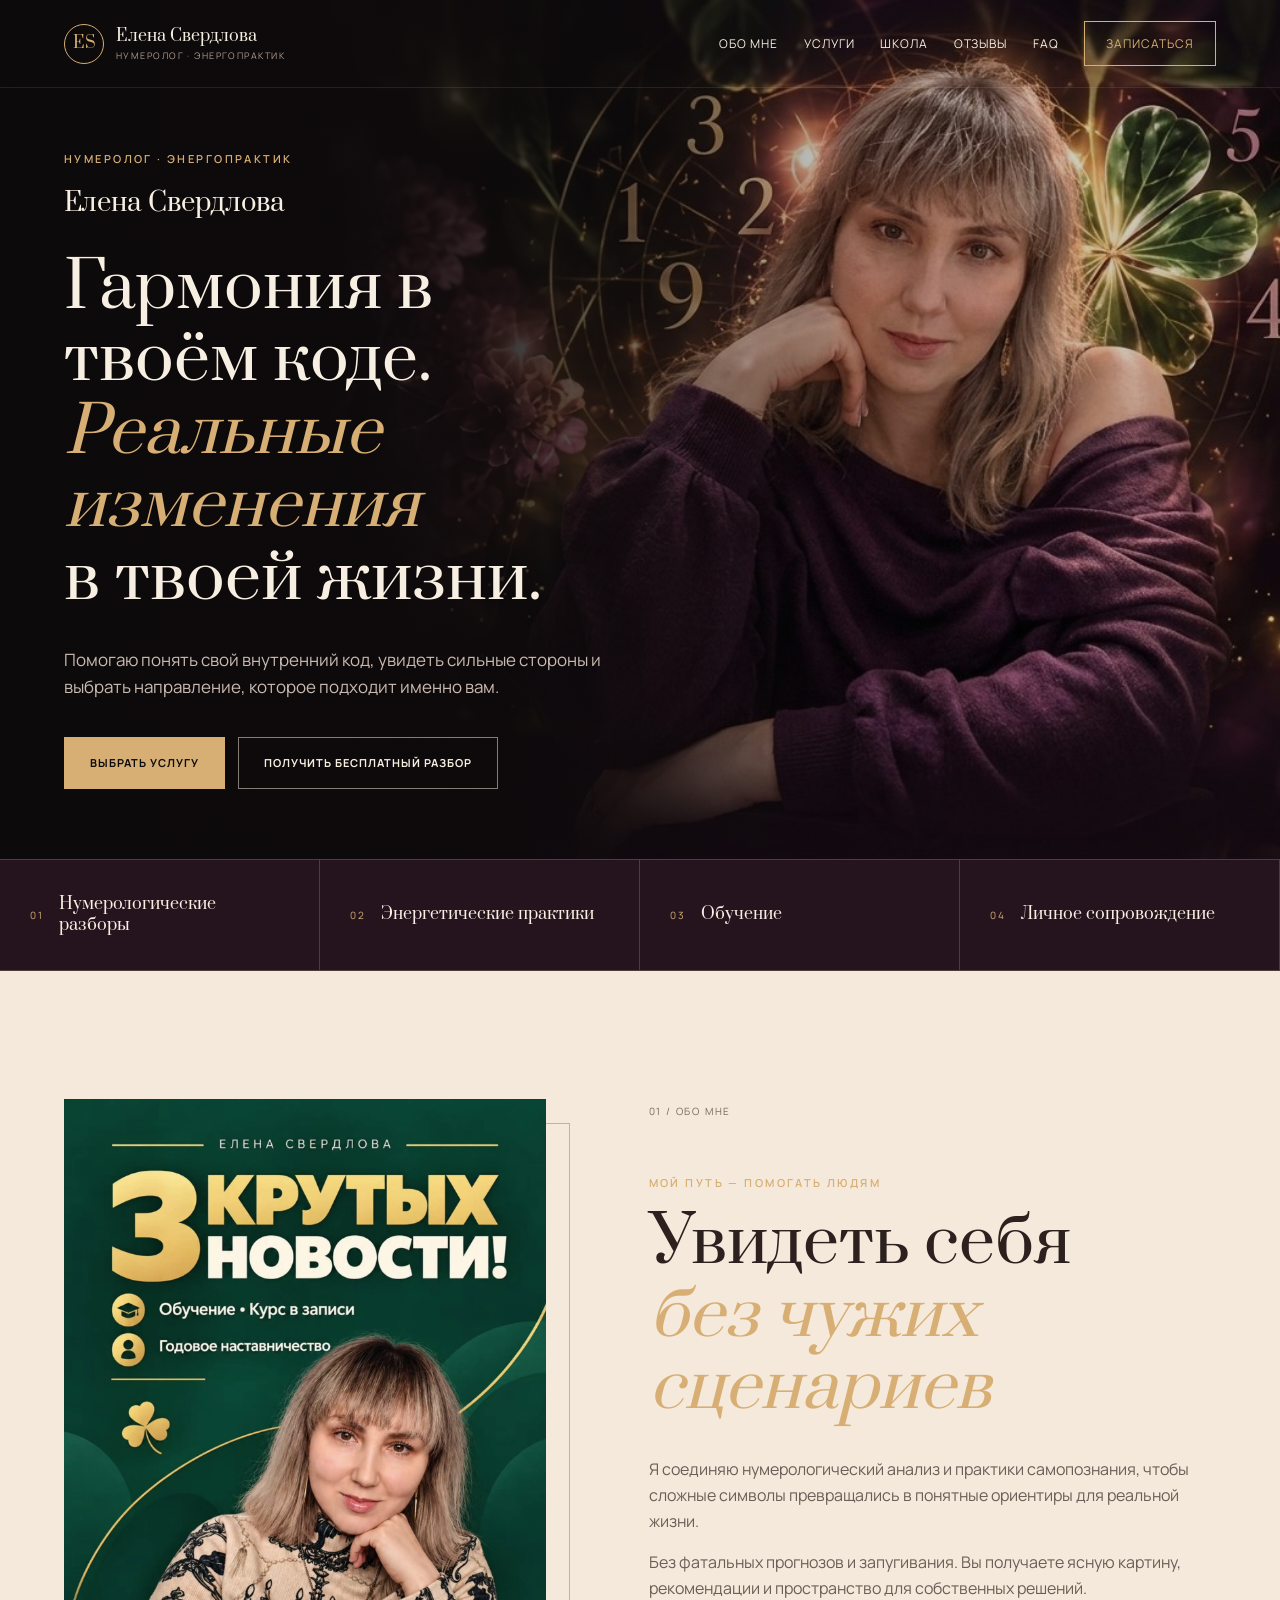
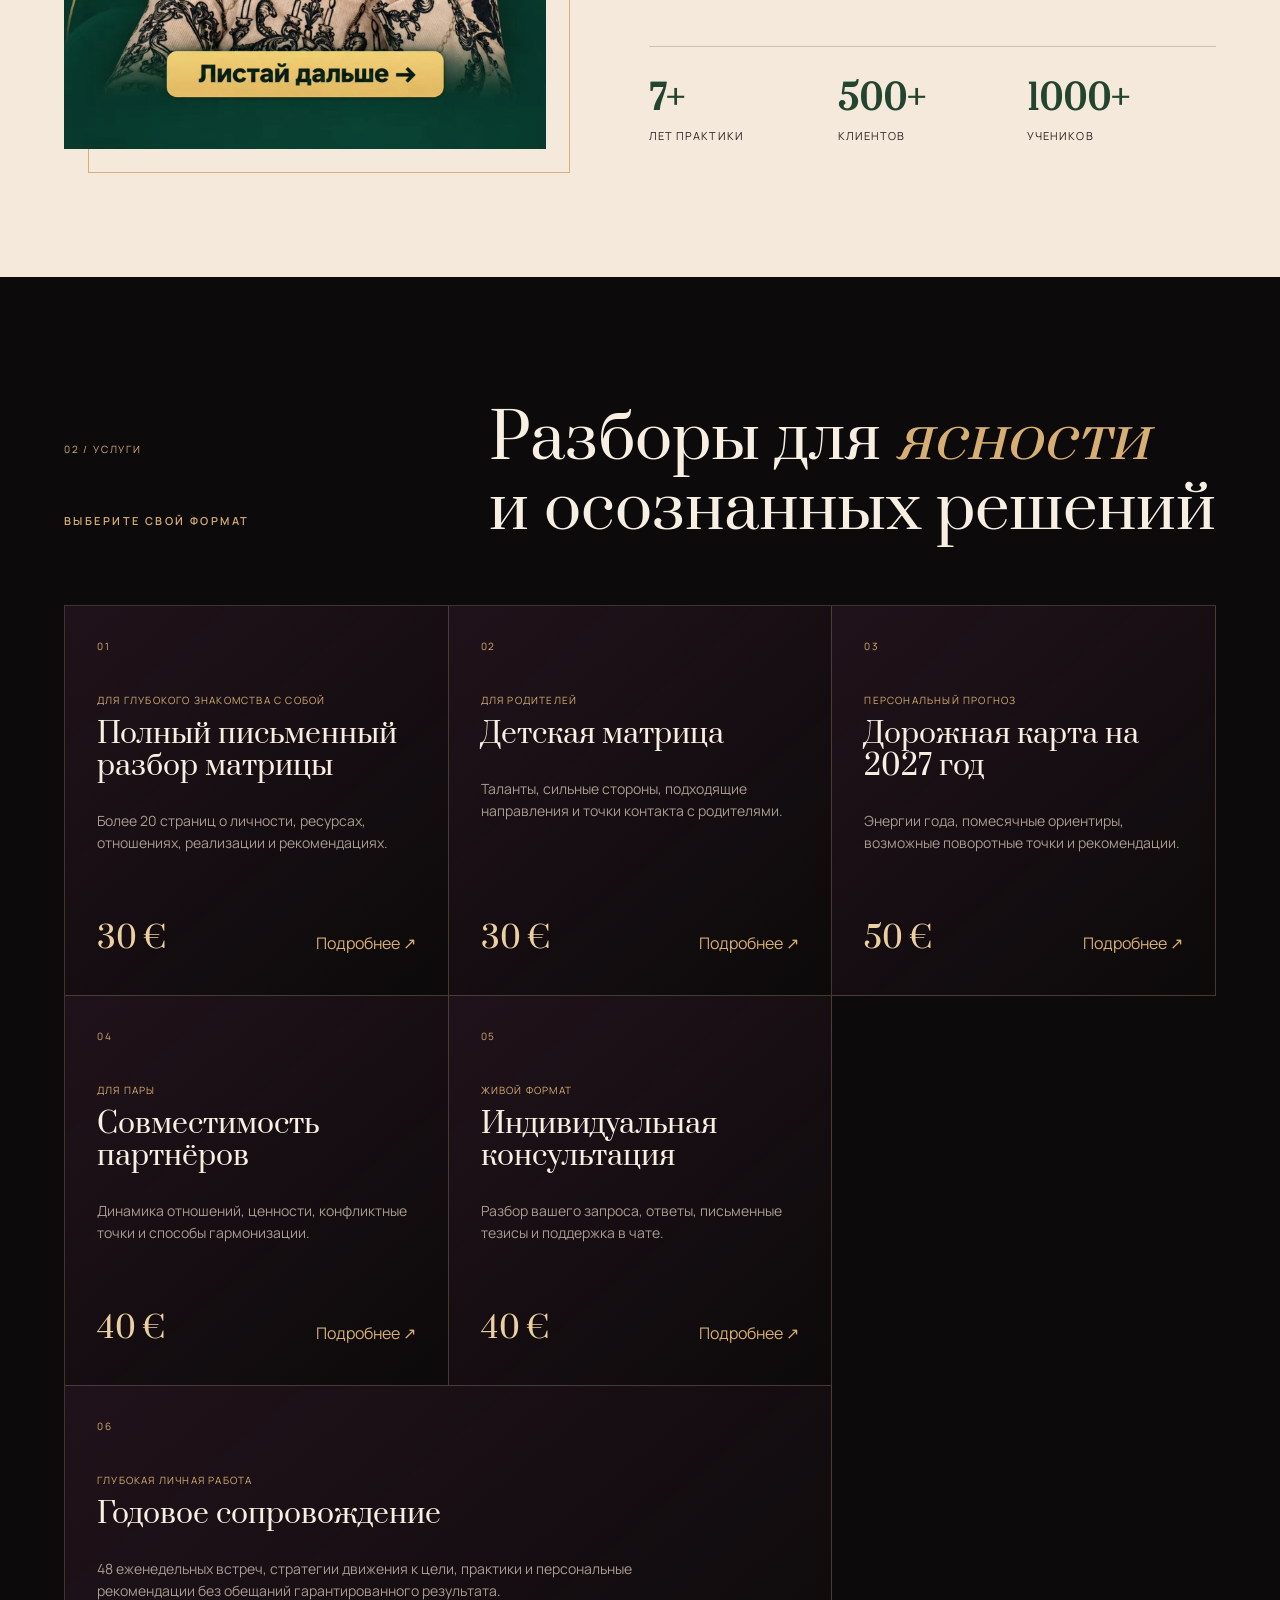
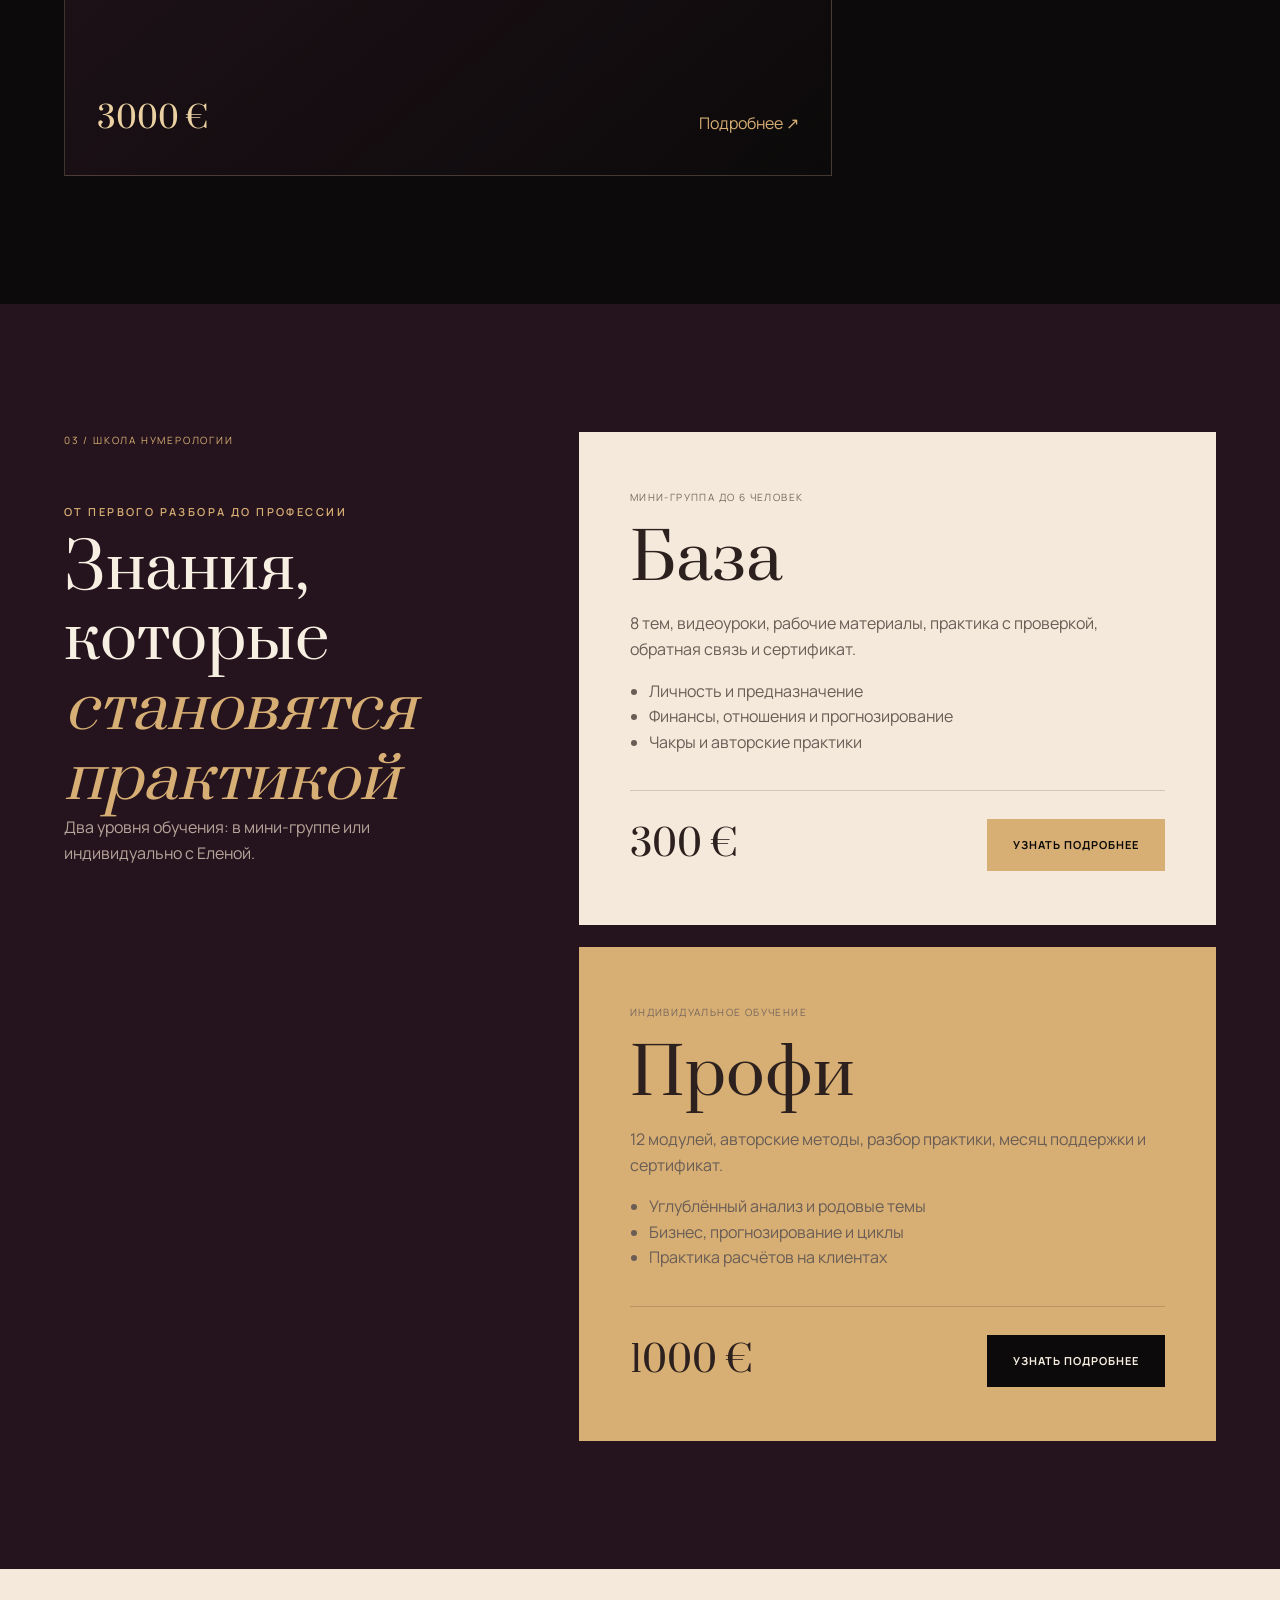
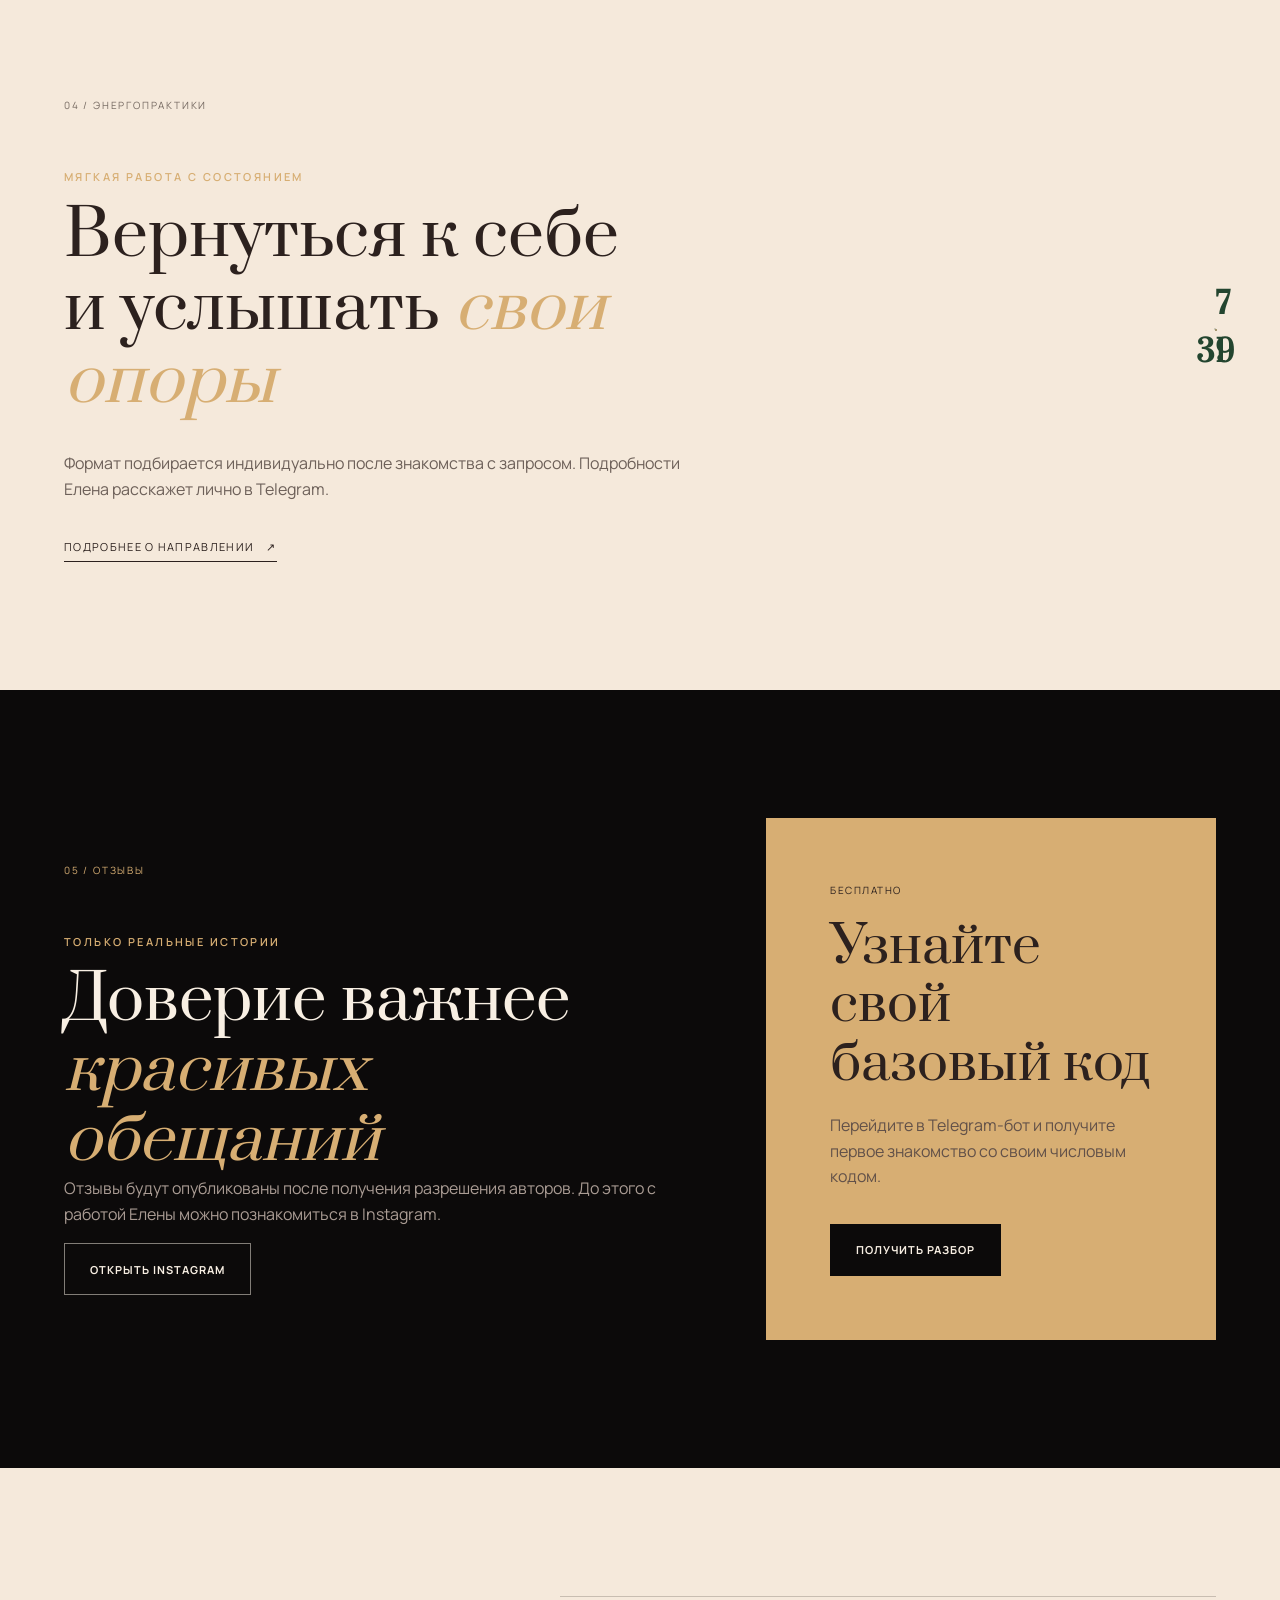
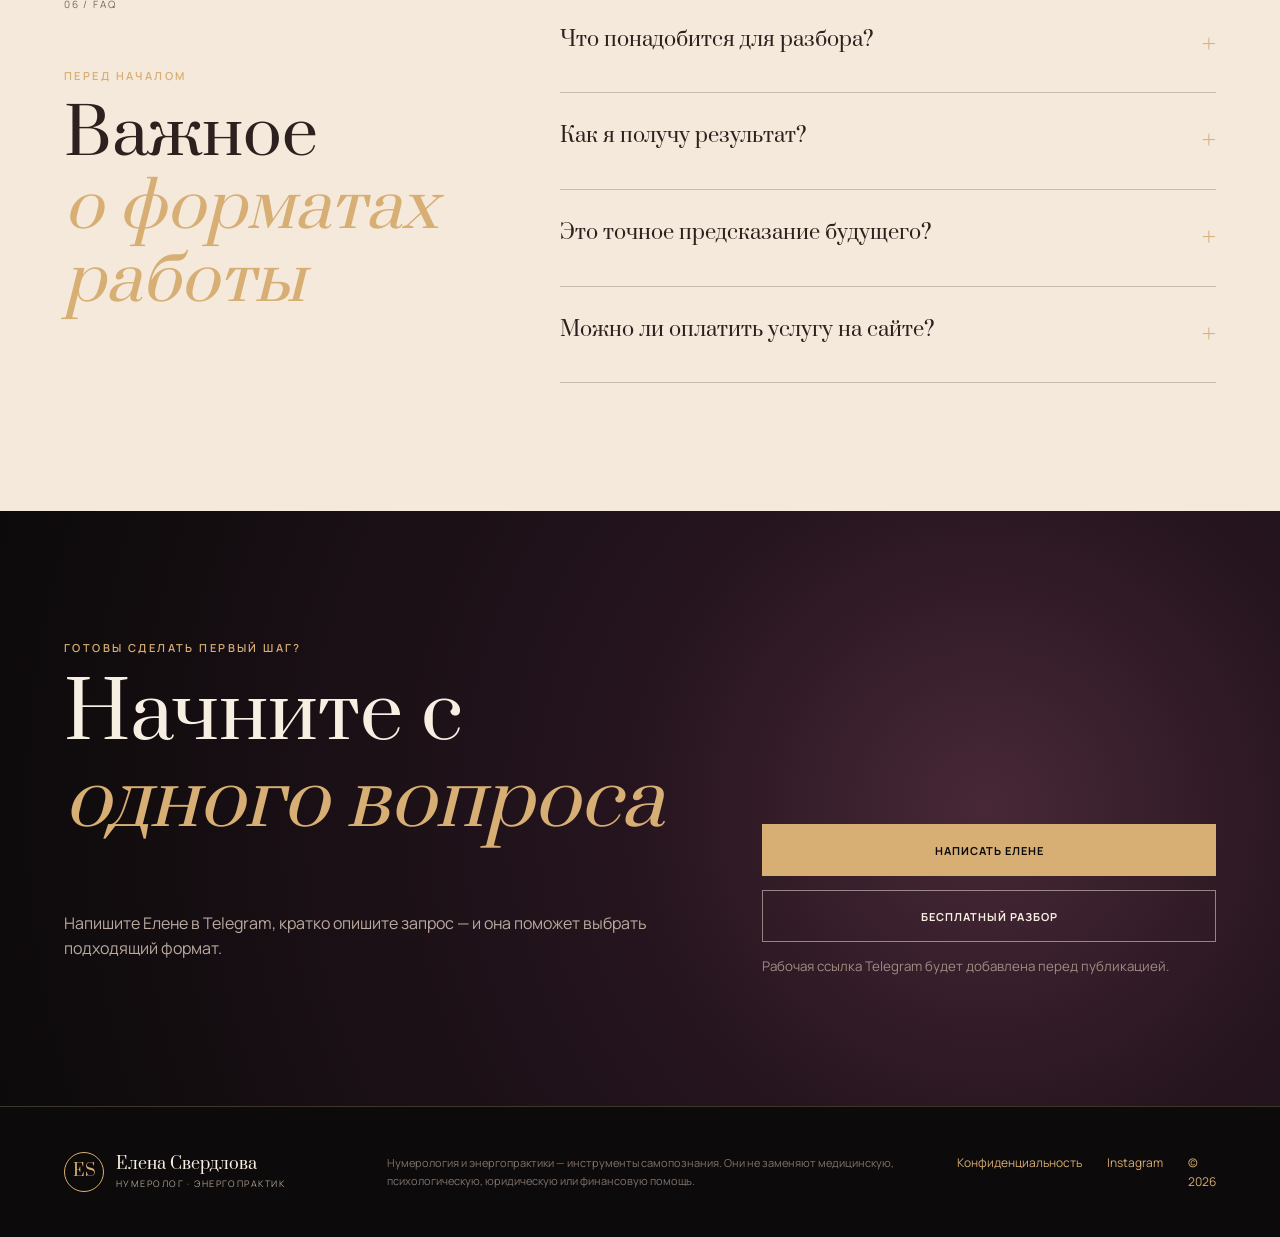
<file: index.html>
<!doctype html>
<html lang="ru">
<head>
  <meta charset="UTF-8" />
  <meta name="viewport" content="width=device-width, initial-scale=1.0" />
  <meta name="description" content="Елена Свердлова — нумеролог и энергопрактик. Персональные разборы, консультации, сопровождение и обучение нумерологии." />
  <meta name="theme-color" content="#0c0a0a" />
  <meta property="og:title" content="Елена Свердлова — нумеролог и энергопрактик" />
  <meta property="og:description" content="Гармония в твоём коде. Реальные изменения в твоей жизни." />
  <meta property="og:type" content="website" />
  <meta property="og:image" content="assets/hero-numerology-bg-new.jpg" />
  <link rel="icon" href="assets/favicon.svg" type="image/svg+xml" />
  <link rel="preload" as="image" href="assets/hero-numerology-bg-new.jpg" fetchpriority="high" />
  <link rel="preconnect" href="https://fonts.googleapis.com" />
  <link rel="preconnect" href="https://fonts.gstatic.com" crossorigin />
  <link href="https://fonts.googleapis.com/css2?family=Manrope:wght@400;500;600;700&amp;family=Prata&amp;display=swap" rel="stylesheet" />
  <link rel="stylesheet" href="styles.css" />
  <script src="site-config.js" defer></script><script src="script.js" defer></script>
  <title>Елена Свердлова — нумеролог и энергопрактик</title>
</head>
<body>
  <div class="page-progress" aria-hidden="true"></div>
  <header class="site-header" data-header>
    <a class="brand" href="#top" aria-label="На главную"><span class="brand-sign">ES</span><span><strong>Елена Свердлова</strong><small>нумеролог · энергопрактик</small></span></a>
    <button class="menu-toggle" type="button" aria-expanded="false" aria-controls="site-nav"><span></span><span></span><b class="sr-only">Открыть меню</b></button>
    <nav class="site-nav" id="site-nav" aria-label="Основная навигация"><a href="about.html">Обо мне</a><a href="#services">Услуги</a><a href="school.html">Школа</a><a href="reviews.html">Отзывы</a><a href="#faq">FAQ</a><a class="nav-cta" data-contact-link href="#contact">Записаться</a></nav>
  </header>

  <main id="top">
    <section class="hero">
      <div class="hero-glow" aria-hidden="true"></div>
      <div class="hero-copy reveal"><p class="eyebrow">Нумеролог · энергопрактик</p><p class="hero-name">Елена Свердлова</p><h1>Гармония в твоём коде.<br /><em>Реальные изменения</em><br />в твоей жизни.</h1><p class="hero-lead">Помогаю понять свой внутренний код, увидеть сильные стороны и выбрать направление, которое подходит именно вам.</p><div class="hero-actions"><a class="button button-gold" href="#services">Выбрать услугу</a><a class="button button-ghost" data-free-link href="https://t.me/bazovyi_kod_bot" target="_blank" rel="noopener noreferrer">Получить бесплатный разбор</a></div></div>
    </section>

    <section class="directions" aria-label="Направления"><div><span>01</span><strong>Нумерологические разборы</strong></div><div><span>02</span><strong>Энергетические практики</strong></div><div><span>03</span><strong>Обучение</strong></div><div><span>04</span><strong>Личное сопровождение</strong></div></section>

    <section class="section about" id="about">
      <div class="about-image reveal"><img src="assets/elena-portrait.jpg" alt="Елена Свердлова — нумеролог" width="1080" height="1350" loading="lazy" /></div>
      <div class="about-copy reveal delay-1"><p class="section-no">01 / Обо мне</p><p class="overline">Мой путь — помогать людям</p><h2>Увидеть себя<br /><em>без чужих сценариев</em></h2><p>Я соединяю нумерологический анализ и практики самопознания, чтобы сложные символы превращались в понятные ориентиры для реальной жизни.</p><p>Без фатальных прогнозов и запугивания. Вы получаете ясную картину, рекомендации и пространство для собственных решений.</p><div class="facts"><div><strong>7+</strong><span>лет практики</span></div><div><strong>500+</strong><span>клиентов</span></div><div><strong>1000+</strong><span>учеников</span></div></div></div>
    </section>

    <section class="section services" id="services">
      <header class="section-heading reveal"><div><p class="section-no light">02 / Услуги</p><p class="overline light">Выберите свой формат</p></div><h2>Разборы для <em>ясности</em><br />и осознанных решений</h2></header>
      <div class="service-grid">
        <article class="service-card reveal"><span class="card-no">01</span><p>Для глубокого знакомства с собой</p><h3>Полный письменный разбор матрицы</h3><p>Более 20 страниц о личности, ресурсах, отношениях, реализации и рекомендациях.</p><footer><strong>30 €</strong><a href="services/matrix.html">Подробнее <span>↗</span></a></footer></article>
        <article class="service-card reveal"><span class="card-no">02</span><p>Для родителей</p><h3>Детская матрица</h3><p>Таланты, сильные стороны, подходящие направления и точки контакта с родителями.</p><footer><strong>30 €</strong><a href="services/child.html">Подробнее <span>↗</span></a></footer></article>
        <article class="service-card reveal"><span class="card-no">03</span><p>Персональный прогноз</p><h3>Дорожная карта на 2027 год</h3><p>Энергии года, помесячные ориентиры, возможные поворотные точки и рекомендации.</p><footer><strong>50 €</strong><a href="services/roadmap-2027.html">Подробнее <span>↗</span></a></footer></article>
        <article class="service-card reveal"><span class="card-no">04</span><p>Для пары</p><h3>Совместимость партнёров</h3><p>Динамика отношений, ценности, конфликтные точки и способы гармонизации.</p><footer><strong>40 €</strong><a href="services/compatibility.html">Подробнее <span>↗</span></a></footer></article>
        <article class="service-card reveal"><span class="card-no">05</span><p>Живой формат</p><h3>Индивидуальная консультация</h3><p>Разбор вашего запроса, ответы, письменные тезисы и поддержка в чате.</p><footer><strong>40 €</strong><a href="services/consultation.html">Подробнее <span>↗</span></a></footer></article>
        <article class="service-card service-card-wide reveal"><span class="card-no">06</span><p>Глубокая личная работа</p><h3>Годовое сопровождение</h3><p>48 еженедельных встреч, стратегии движения к цели, практики и персональные рекомендации без обещаний гарантированного результата.</p><footer><strong>3000 €</strong><a href="services/year-support.html">Подробнее <span>↗</span></a></footer></article>
      </div>
    </section>

    <section class="section school" id="school">
      <header class="school-intro reveal"><p class="section-no light">03 / Школа нумерологии</p><p class="overline light">От первого разбора до профессии</p><h2>Знания, которые<br /><em>становятся практикой</em></h2><p>Два уровня обучения: в мини-группе или индивидуально с Еленой.</p></header>
      <div class="school-cards"><article class="school-card reveal"><span>Мини-группа до 6 человек</span><h3>База</h3><p>8 тем, видеоуроки, рабочие материалы, практика с проверкой, обратная связь и сертификат.</p><ul><li>Личность и предназначение</li><li>Финансы, отношения и прогнозирование</li><li>Чакры и авторские практики</li></ul><footer><strong>300 €</strong><a class="button button-gold" href="services/school-base.html">Узнать подробнее</a></footer></article><article class="school-card school-card-accent reveal delay-1"><span>Индивидуальное обучение</span><h3>Профи</h3><p>12 модулей, авторские методы, разбор практики, месяц поддержки и сертификат.</p><ul><li>Углублённый анализ и родовые темы</li><li>Бизнес, прогнозирование и циклы</li><li>Практика расчётов на клиентах</li></ul><footer><strong>1000 €</strong><a class="button button-dark" href="services/school-profi.html">Узнать подробнее</a></footer></article></div>
    </section>

    <section class="section practices"><div class="practices-copy reveal"><p class="section-no">04 / Энергопрактики</p><p class="overline">Мягкая работа с состоянием</p><h2>Вернуться к себе<br />и услышать <em>свои опоры</em></h2><p>Формат подбирается индивидуально после знакомства с запросом. Подробности Елена расскажет лично в Telegram.</p><a class="text-link" href="energy-practices.html">Подробнее о направлении <span>↗</span></a></div><div class="practice-symbol reveal delay-1" aria-hidden="true"><b>1</b><b>3</b><b>7</b><b>9</b></div></section>

    <section class="section reviews" id="reviews"><div class="reviews-copy reveal"><p class="section-no light">05 / Отзывы</p><p class="overline light">Только реальные истории</p><h2>Доверие важнее<br /><em>красивых обещаний</em></h2><p>Отзывы будут опубликованы после получения разрешения авторов. До этого с работой Елены можно познакомиться в Instagram.</p><a class="button button-ghost" href="https://www.instagram.com/elena.vibecodes/" target="_blank" rel="noopener noreferrer">Открыть Instagram</a></div><div class="free-card reveal delay-1"><span>Бесплатно</span><h3>Узнайте свой базовый код</h3><p>Перейдите в Telegram-бот и получите первое знакомство со своим числовым кодом.</p><a class="button button-dark" data-free-link href="https://t.me/bazovyi_kod_bot" target="_blank" rel="noopener noreferrer">Получить разбор</a></div></section>

    <section class="section faq" id="faq"><header class="faq-heading reveal"><p class="section-no">06 / FAQ</p><p class="overline">Перед началом</p><h2>Важное<br /><em>о форматах работы</em></h2></header><div class="faq-list reveal delay-1"><details><summary>Что понадобится для разбора?<span>+</span></summary><p>Дата рождения и основной запрос. Для совместимости нужны даты рождения обоих партнёров.</p></details><details><summary>Как я получу результат?<span>+</span></summary><p>Письменные разборы приходят в электронном виде. Консультации проходят онлайн; точный формат согласуется в Telegram.</p></details><details><summary>Это точное предсказание будущего?<span>+</span></summary><p>Нет. Нумерология используется как инструмент самопознания: она показывает возможные закономерности и ориентиры, но не отменяет ваш выбор.</p></details><details><summary>Можно ли оплатить услугу на сайте?<span>+</span></summary><p>На первом этапе запись и оплата согласуются в Telegram. Онлайн-оплату можно подключить позднее без изменения структуры сайта.</p></details></div></section>

    <section class="contact" id="contact"><div class="contact-copy reveal"><p class="overline light">Готовы сделать первый шаг?</p><h2>Начните с<br /><em>одного вопроса</em></h2><p>Напишите Елене в Telegram, кратко опишите запрос — и она поможет выбрать подходящий формат.</p></div><div class="contact-actions reveal delay-1"><a class="button button-gold" data-contact-link href="https://www.instagram.com/elena.vibecodes/" target="_blank" rel="noopener noreferrer">Написать Елене</a><a class="button button-ghost" data-free-link href="https://t.me/bazovyi_kod_bot" target="_blank" rel="noopener noreferrer">Бесплатный разбор</a><small data-contact-note>Рабочая ссылка Telegram будет добавлена перед публикацией.</small></div></section>
  </main>

  <footer class="site-footer"><a class="brand" href="#top"><span class="brand-sign">ES</span><span><strong>Елена Свердлова</strong><small>нумеролог · энергопрактик</small></span></a><p>Нумерология и энергопрактики — инструменты самопознания. Они не заменяют медицинскую, психологическую, юридическую или финансовую помощь.</p><div><a href="privacy.html">Конфиденциальность</a><a href="https://www.instagram.com/elena.vibecodes/" target="_blank" rel="noopener noreferrer">Instagram</a><span>© <span id="year"></span></span></div></footer>

  <div class="modal" id="service-modal" role="dialog" aria-modal="true" aria-labelledby="modal-title" hidden><div class="modal-backdrop" data-close-modal></div><article class="modal-card"><button class="modal-close" type="button" data-close-modal aria-label="Закрыть">×</button><p class="overline">О формате</p><h2 id="modal-title"></h2><p class="modal-lead" id="modal-lead"></p><ul id="modal-list"></ul><div class="modal-bottom"><strong id="modal-price"></strong><a class="button button-gold" id="modal-contact" data-contact-link href="#contact">Написать в Telegram</a></div></article></div>
</body>
</html>
</file>
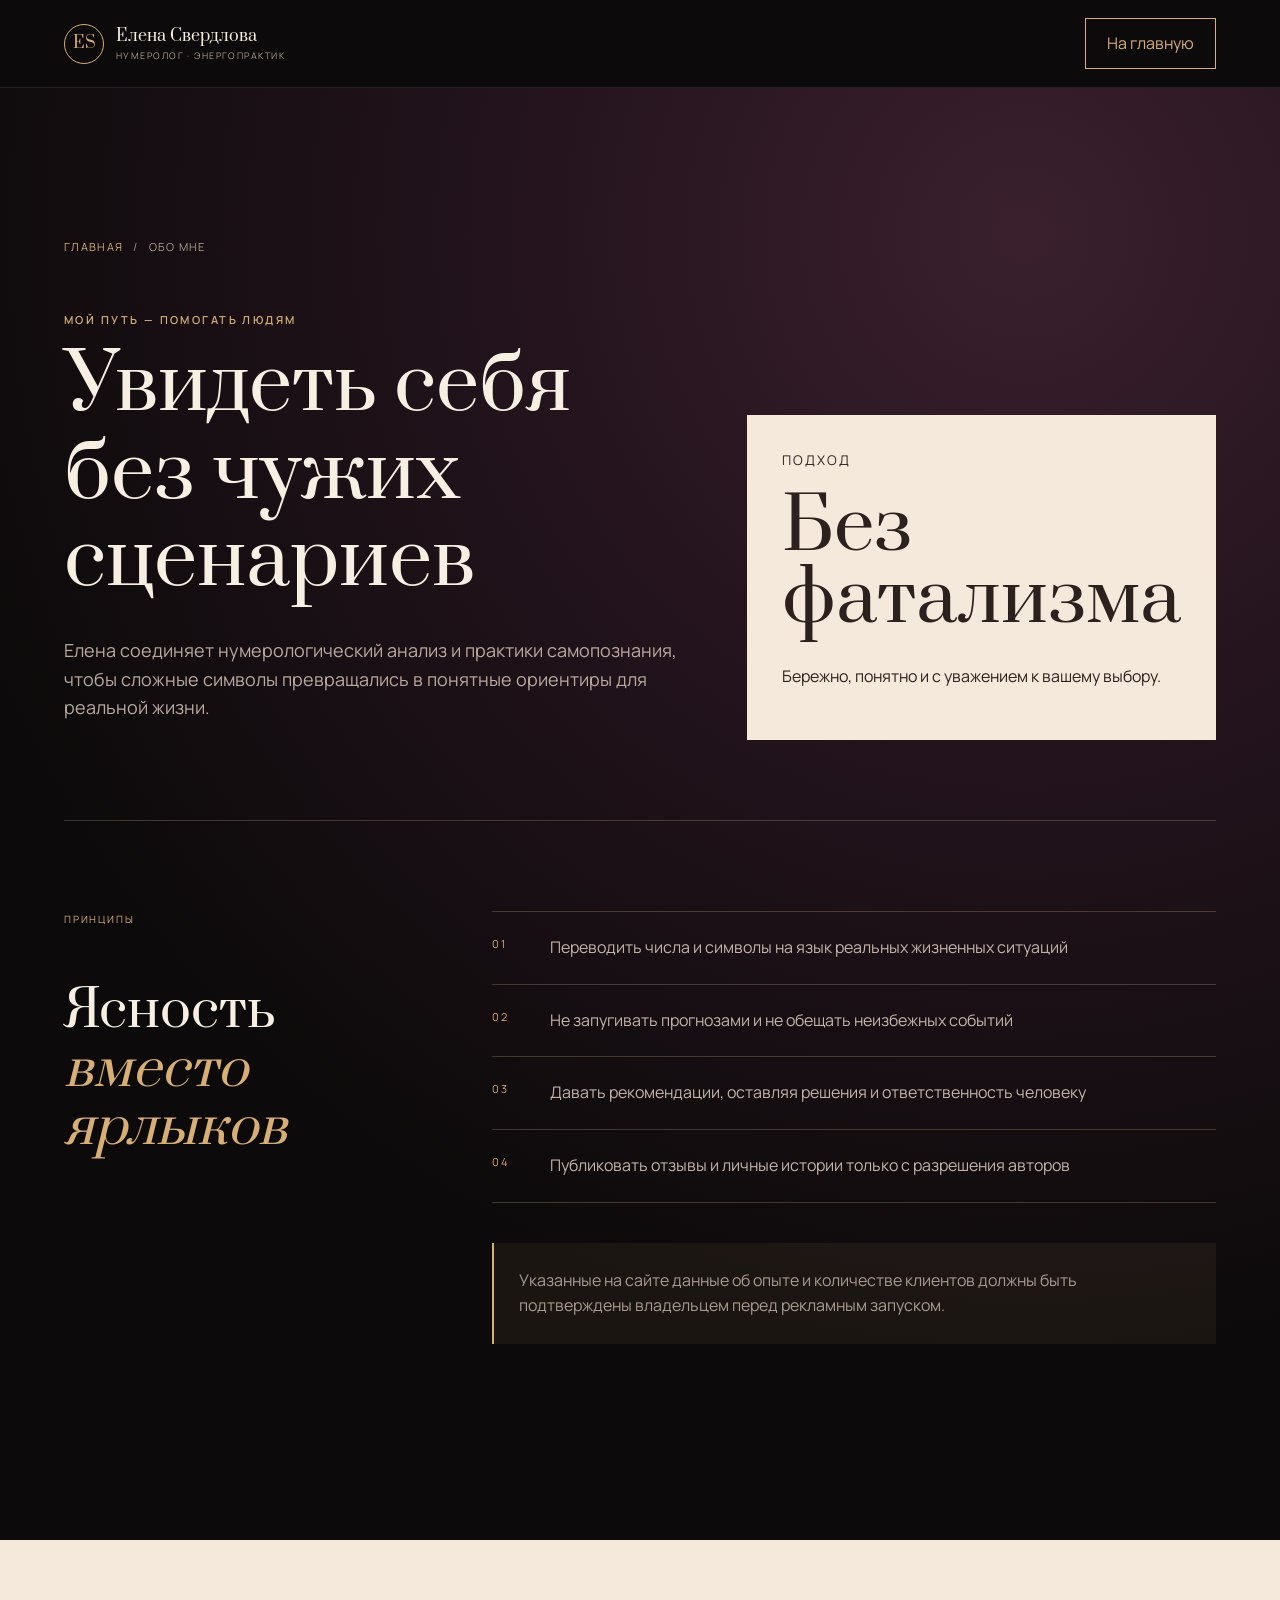
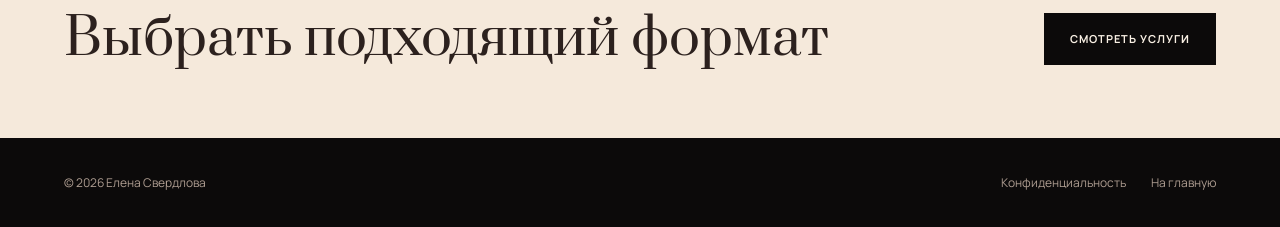
<file: about.html>
<!doctype html><html lang="ru"><head><meta charset="UTF-8"><meta name="viewport" content="width=device-width,initial-scale=1"><meta name="description" content="Елена Свердлова — нумеролог и энергопрактик. Подход, опыт и принципы работы."><title>О Елене Свердловой — нумеролог и энергопрактик</title><link rel="icon" href="assets/favicon.svg"><link rel="preconnect" href="https://fonts.googleapis.com"><link rel="stylesheet" href="https://fonts.googleapis.com/css2?family=Manrope:wght@400;500;600;700&family=Prata&display=swap"><link rel="stylesheet" href="styles.css"><link rel="stylesheet" href="service-page.css"><script src="site-config.js" defer></script><script src="service-page.js" defer></script></head><body class="inner-page"><header class="site-header inner-header"><a class="brand" href="index.html"><span class="brand-sign">ES</span><span><strong>Елена Свердлова</strong><small>нумеролог · энергопрактик</small></span></a><a class="nav-cta" href="index.html">На главную</a></header><main class="inner-main"><nav class="breadcrumbs"><a href="index.html">Главная</a><span>/</span><span>Обо мне</span></nav><section class="product-hero"><div><p class="eyebrow">Мой путь — помогать людям</p><h1>Увидеть себя без чужих сценариев</h1><p class="lead">Елена соединяет нумерологический анализ и практики самопознания, чтобы сложные символы превращались в понятные ориентиры для реальной жизни.</p></div><aside class="product-buy"><small>Подход</small><strong class="product-price">Без фатализма</strong><p>Бережно, понятно и с уважением к вашему выбору.</p></aside></section><section class="product-details"><div><p class="section-no light">Принципы</p><h2>Ясность<br><em>вместо ярлыков</em></h2></div><div><ol class="product-list"><li>Переводить числа и символы на язык реальных жизненных ситуаций</li><li>Не запугивать прогнозами и не обещать неизбежных событий</li><li>Давать рекомендации, оставляя решения и ответственность человеку</li><li>Публиковать отзывы и личные истории только с разрешения авторов</li></ol><p class="product-note">Указанные на сайте данные об опыте и количестве клиентов должны быть подтверждены владельцем перед рекламным запуском.</p></div></section></main><section class="inner-related"><h2>Выбрать подходящий формат</h2><a class="button button-dark" href="index.html#services">Смотреть услуги</a></section><footer class="inner-footer"><span>© <span data-year></span> Елена Свердлова</span><div><a href="privacy.html">Конфиденциальность</a><a href="index.html">На главную</a></div></footer></body></html>
</file>
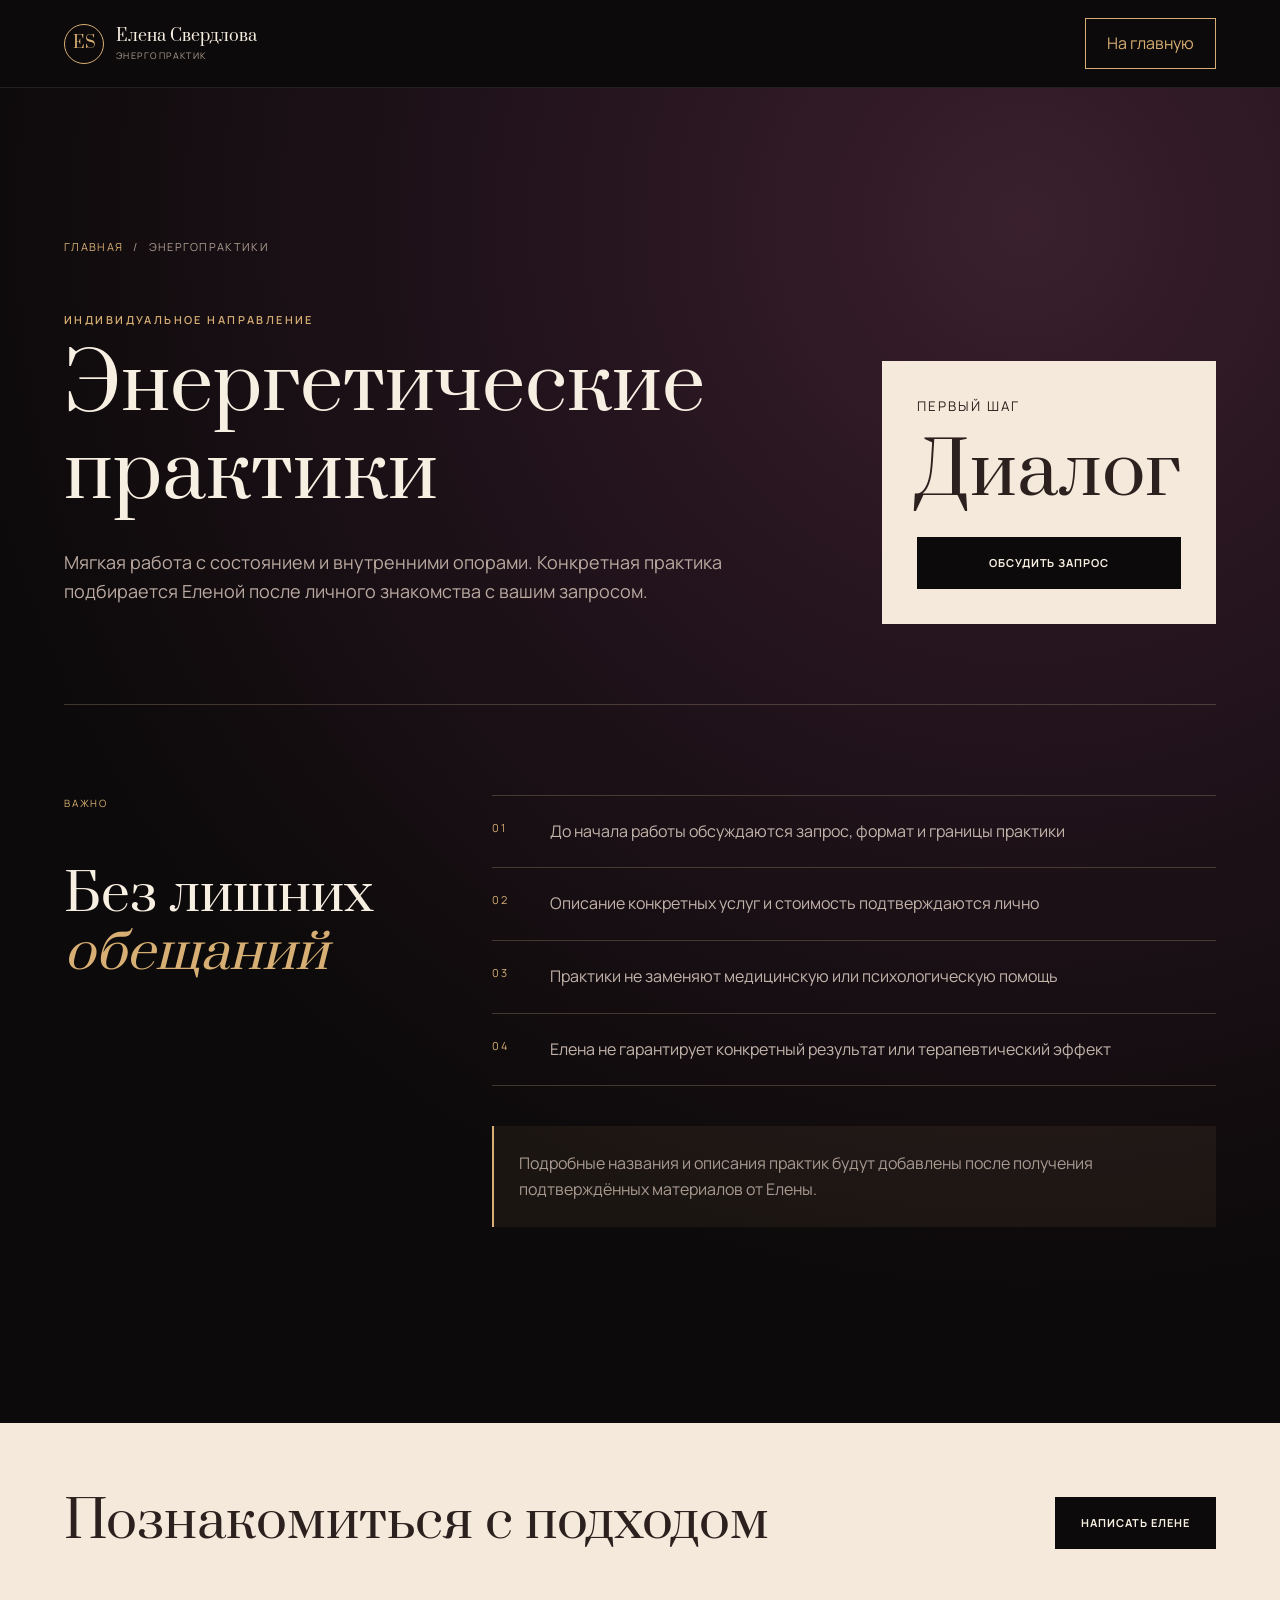
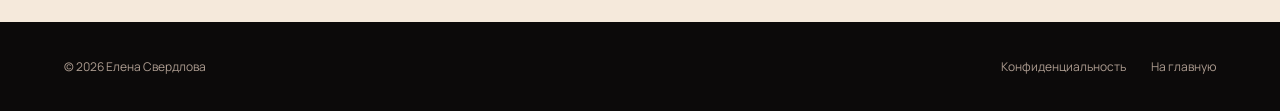
<file: energy-practices.html>
<!doctype html><html lang="ru"><head><meta charset="UTF-8"><meta name="viewport" content="width=device-width,initial-scale=1"><meta name="description" content="Энергетические практики Елены Свердловой: индивидуальный формат после знакомства с запросом."><title>Энергетические практики — Елена Свердлова</title><link rel="icon" href="assets/favicon.svg"><link rel="preconnect" href="https://fonts.googleapis.com"><link rel="stylesheet" href="https://fonts.googleapis.com/css2?family=Manrope:wght@400;500;600;700&family=Prata&display=swap"><link rel="stylesheet" href="styles.css"><link rel="stylesheet" href="service-page.css"><script src="site-config.js" defer></script><script src="service-page.js" defer></script></head><body class="inner-page"><header class="site-header inner-header"><a class="brand" href="index.html"><span class="brand-sign">ES</span><span><strong>Елена Свердлова</strong><small>энергопрактик</small></span></a><a class="nav-cta" href="index.html">На главную</a></header><main class="inner-main"><nav class="breadcrumbs"><a href="index.html">Главная</a><span>/</span><span>Энергопрактики</span></nav><section class="product-hero"><div><p class="eyebrow">Индивидуальное направление</p><h1>Энергетические практики</h1><p class="lead">Мягкая работа с состоянием и внутренними опорами. Конкретная практика подбирается Еленой после личного знакомства с вашим запросом.</p></div><aside class="product-buy"><small>Первый шаг</small><strong class="product-price">Диалог</strong><a class="button button-dark" data-contact-link href="index.html#contact">Обсудить запрос</a></aside></section><section class="product-details"><div><p class="section-no light">Важно</p><h2>Без лишних<br><em>обещаний</em></h2></div><div><ol class="product-list"><li>До начала работы обсуждаются запрос, формат и границы практики</li><li>Описание конкретных услуг и стоимость подтверждаются лично</li><li>Практики не заменяют медицинскую или психологическую помощь</li><li>Елена не гарантирует конкретный результат или терапевтический эффект</li></ol><p class="product-note">Подробные названия и описания практик будут добавлены после получения подтверждённых материалов от Елены.</p></div></section></main><section class="inner-related"><h2>Познакомиться с подходом</h2><a class="button button-dark" data-contact-link href="index.html#contact">Написать Елене</a></section><footer class="inner-footer"><span>© <span data-year></span> Елена Свердлова</span><div><a href="privacy.html">Конфиденциальность</a><a href="index.html">На главную</a></div></footer></body></html>
</file>
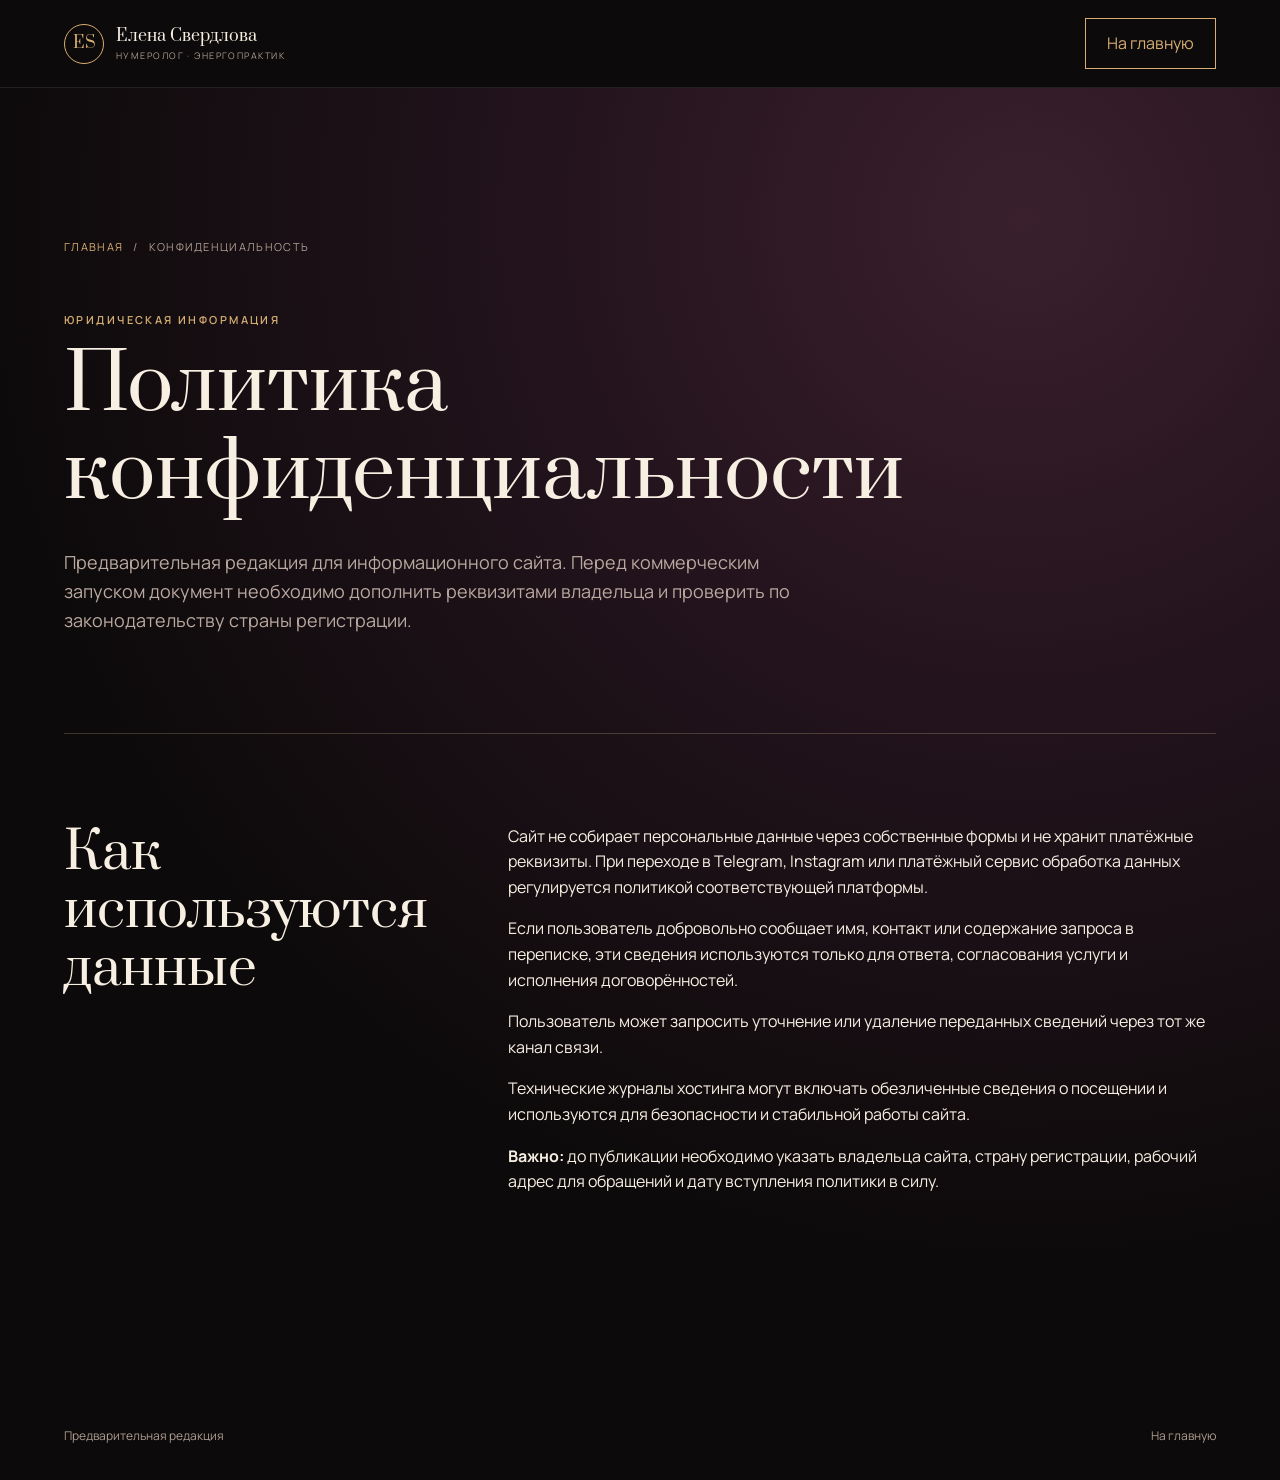
<file: privacy.html>
<!doctype html><html lang="ru"><head><meta charset="UTF-8"><meta name="viewport" content="width=device-width,initial-scale=1"><meta name="robots" content="noindex"><title>Политика конфиденциальности — Елена Свердлова</title><link rel="icon" href="assets/favicon.svg"><link rel="preconnect" href="https://fonts.googleapis.com"><link rel="stylesheet" href="https://fonts.googleapis.com/css2?family=Manrope:wght@400;500;600;700&family=Prata&display=swap"><link rel="stylesheet" href="styles.css"><link rel="stylesheet" href="service-page.css"></head><body class="inner-page"><header class="site-header inner-header"><a class="brand" href="index.html"><span class="brand-sign">ES</span><span><strong>Елена Свердлова</strong><small>нумеролог · энергопрактик</small></span></a><a class="nav-cta" href="index.html">На главную</a></header><main class="inner-main"><nav class="breadcrumbs"><a href="index.html">Главная</a><span>/</span><span>Конфиденциальность</span></nav><section class="product-hero"><div><p class="eyebrow">Юридическая информация</p><h1>Политика конфиденциальности</h1><p class="lead">Предварительная редакция для информационного сайта. Перед коммерческим запуском документ необходимо дополнить реквизитами владельца и проверить по законодательству страны регистрации.</p></div></section><section class="product-details"><div><h2>Как используются данные</h2></div><div class="legal-copy"><p>Сайт не собирает персональные данные через собственные формы и не хранит платёжные реквизиты. При переходе в Telegram, Instagram или платёжный сервис обработка данных регулируется политикой соответствующей платформы.</p><p>Если пользователь добровольно сообщает имя, контакт или содержание запроса в переписке, эти сведения используются только для ответа, согласования услуги и исполнения договорённостей.</p><p>Пользователь может запросить уточнение или удаление переданных сведений через тот же канал связи.</p><p>Технические журналы хостинга могут включать обезличенные сведения о посещении и используются для безопасности и стабильной работы сайта.</p><p><strong>Важно:</strong> до публикации необходимо указать владельца сайта, страну регистрации, рабочий адрес для обращений и дату вступления политики в силу.</p></div></section></main><footer class="inner-footer"><span>Предварительная редакция</span><div><a href="index.html">На главную</a></div></footer></body></html>
</file>
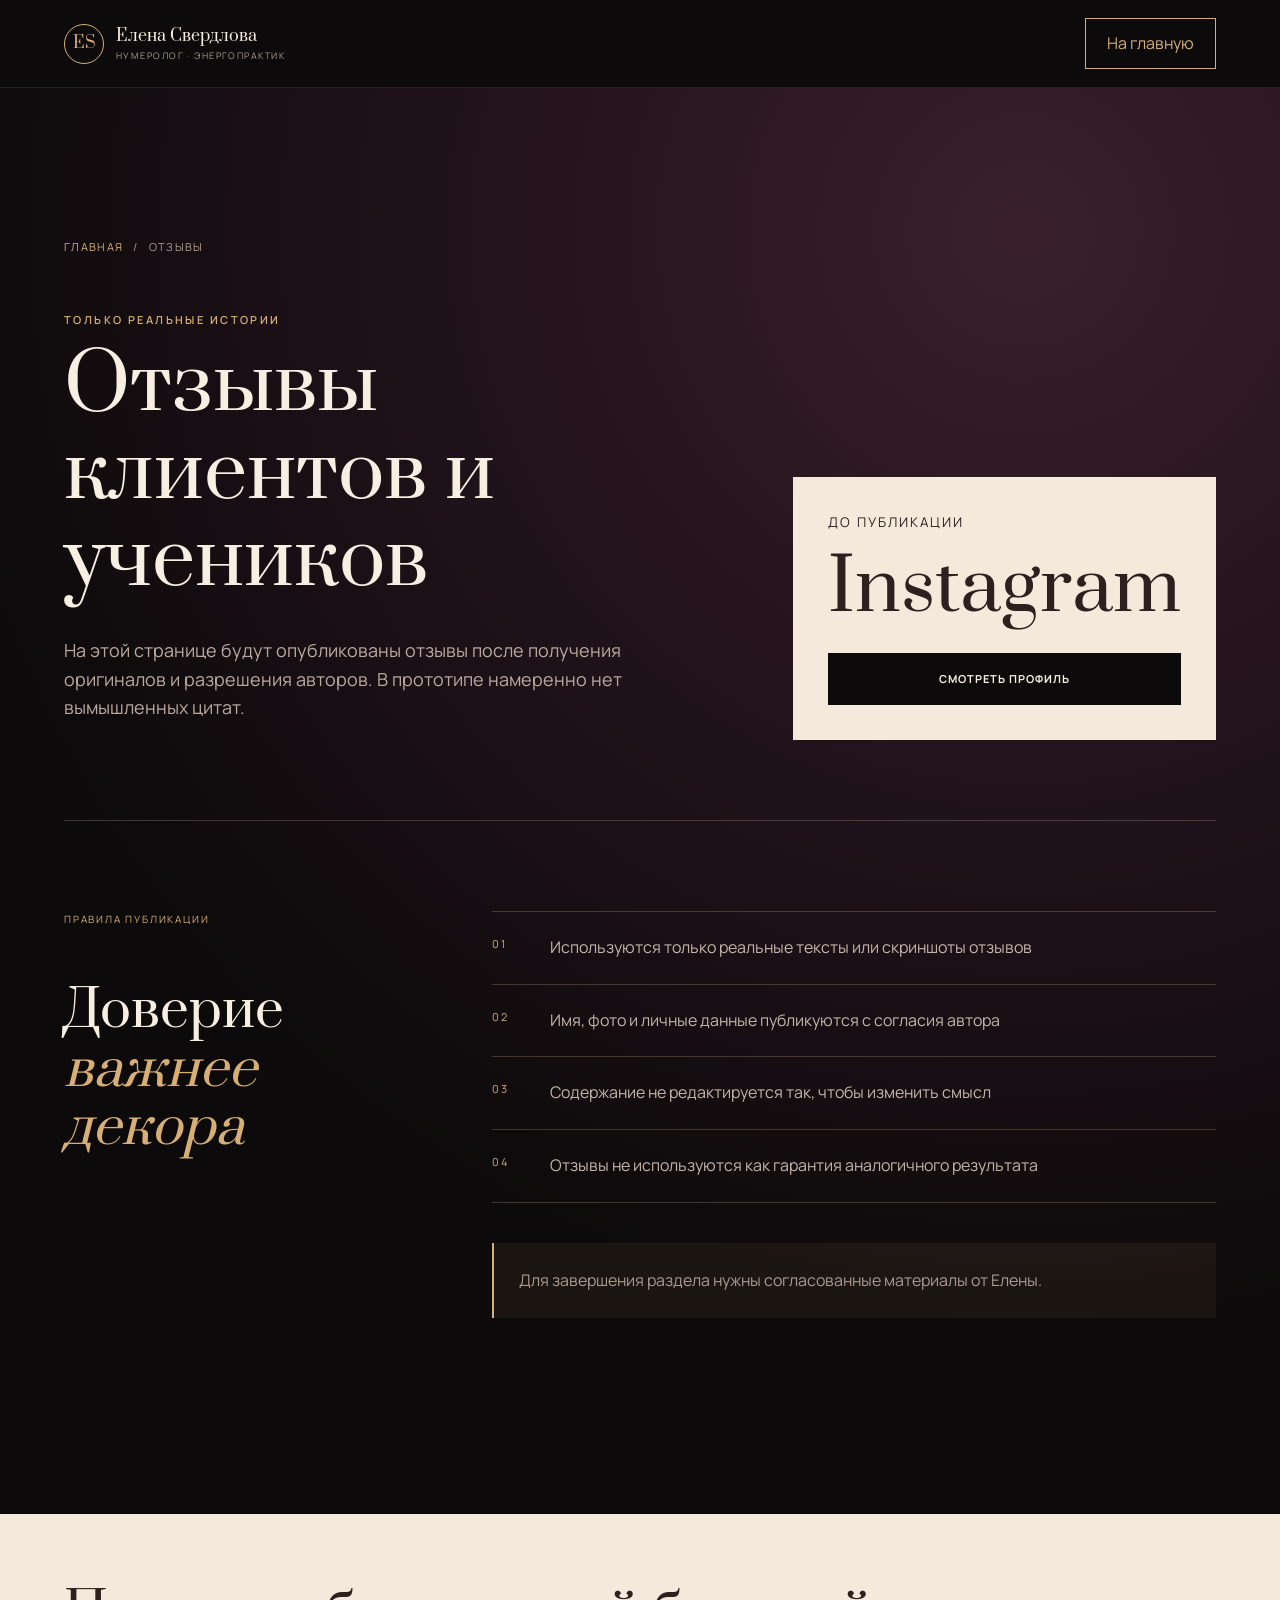
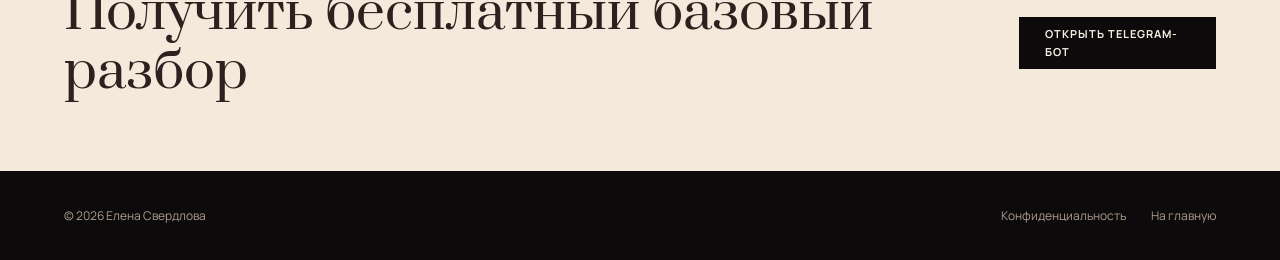
<file: reviews.html>
<!doctype html><html lang="ru"><head><meta charset="UTF-8"><meta name="viewport" content="width=device-width,initial-scale=1"><meta name="description" content="Отзывы о консультациях и обучении Елены Свердловой."><title>Отзывы — Елена Свердлова</title><link rel="icon" href="assets/favicon.svg"><link rel="preconnect" href="https://fonts.googleapis.com"><link rel="stylesheet" href="https://fonts.googleapis.com/css2?family=Manrope:wght@400;500;600;700&family=Prata&display=swap"><link rel="stylesheet" href="styles.css"><link rel="stylesheet" href="service-page.css"><script src="site-config.js" defer></script><script src="service-page.js" defer></script></head><body class="inner-page"><header class="site-header inner-header"><a class="brand" href="index.html"><span class="brand-sign">ES</span><span><strong>Елена Свердлова</strong><small>нумеролог · энергопрактик</small></span></a><a class="nav-cta" href="index.html">На главную</a></header><main class="inner-main"><nav class="breadcrumbs"><a href="index.html">Главная</a><span>/</span><span>Отзывы</span></nav><section class="product-hero"><div><p class="eyebrow">Только реальные истории</p><h1>Отзывы клиентов и учеников</h1><p class="lead">На этой странице будут опубликованы отзывы после получения оригиналов и разрешения авторов. В прототипе намеренно нет вымышленных цитат.</p></div><aside class="product-buy"><small>До публикации</small><strong class="product-price">Instagram</strong><a class="button button-dark" href="https://www.instagram.com/elena.vibecodes/" target="_blank" rel="noopener noreferrer">Смотреть профиль</a></aside></section><section class="product-details"><div><p class="section-no light">Правила публикации</p><h2>Доверие<br><em>важнее декора</em></h2></div><div><ol class="product-list"><li>Используются только реальные тексты или скриншоты отзывов</li><li>Имя, фото и личные данные публикуются с согласия автора</li><li>Содержание не редактируется так, чтобы изменить смысл</li><li>Отзывы не используются как гарантия аналогичного результата</li></ol><p class="product-note">Для завершения раздела нужны согласованные материалы от Елены.</p></div></section></main><section class="inner-related"><h2>Получить бесплатный базовый разбор</h2><a class="button button-dark" data-free-link href="https://t.me/bazovyi_kod_bot" target="_blank" rel="noopener noreferrer">Открыть Telegram-бот</a></section><footer class="inner-footer"><span>© <span data-year></span> Елена Свердлова</span><div><a href="privacy.html">Конфиденциальность</a><a href="index.html">На главную</a></div></footer></body></html>
</file>
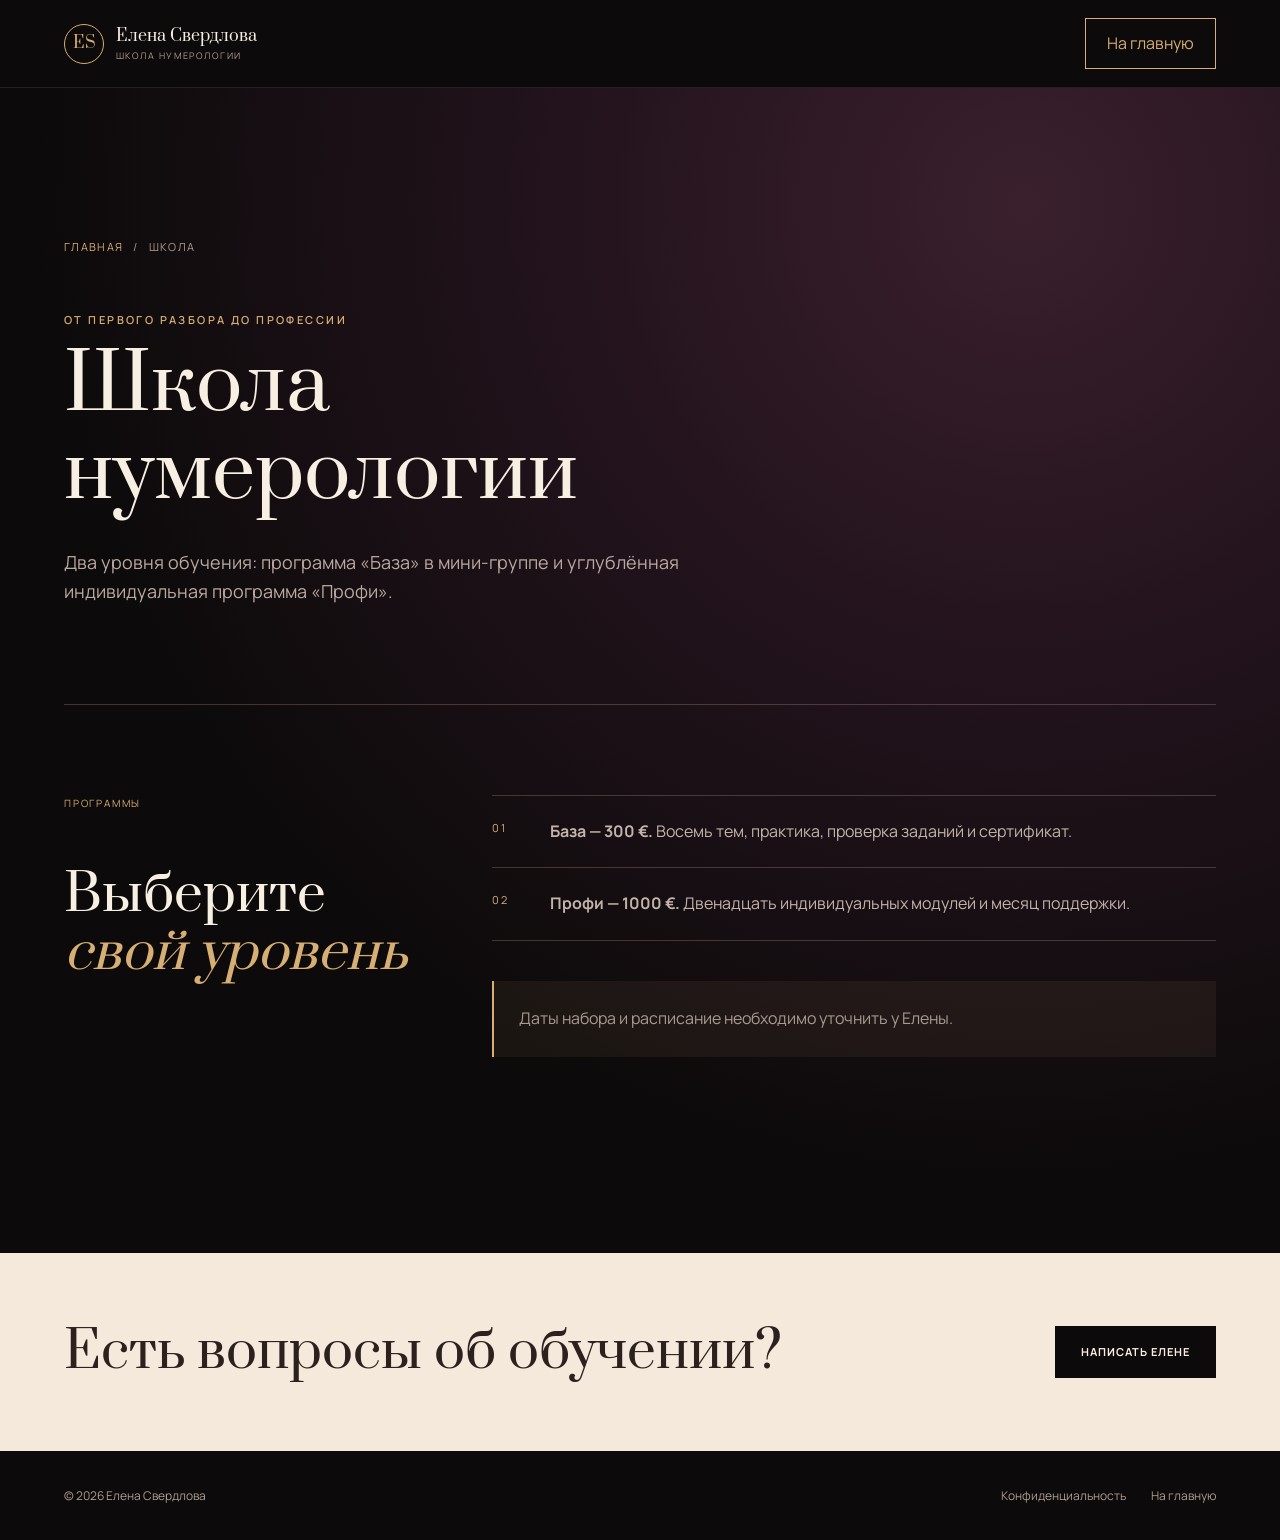
<file: school.html>
<!doctype html><html lang="ru"><head><meta charset="UTF-8"><meta name="viewport" content="width=device-width,initial-scale=1"><meta name="description" content="Школа нумерологии Елены Свердловой: программа База и индивидуальное обучение Профи."><title>Школа нумерологии Елены Свердловой</title><link rel="icon" href="assets/favicon.svg"><link rel="preconnect" href="https://fonts.googleapis.com"><link rel="stylesheet" href="https://fonts.googleapis.com/css2?family=Manrope:wght@400;500;600;700&family=Prata&display=swap"><link rel="stylesheet" href="styles.css"><link rel="stylesheet" href="service-page.css"><script src="site-config.js" defer></script><script src="service-page.js" defer></script></head><body class="inner-page"><header class="site-header inner-header"><a class="brand" href="index.html"><span class="brand-sign">ES</span><span><strong>Елена Свердлова</strong><small>школа нумерологии</small></span></a><a class="nav-cta" href="index.html">На главную</a></header><main class="inner-main"><nav class="breadcrumbs"><a href="index.html">Главная</a><span>/</span><span>Школа</span></nav><section class="product-hero"><div><p class="eyebrow">От первого разбора до профессии</p><h1>Школа нумерологии</h1><p class="lead">Два уровня обучения: программа «База» в мини-группе и углублённая индивидуальная программа «Профи».</p></div></section><section class="product-details"><div><p class="section-no light">Программы</p><h2>Выберите<br><em>свой уровень</em></h2></div><div><ol class="product-list"><li><a href="services/school-base.html"><strong>База — 300 €.</strong> Восемь тем, практика, проверка заданий и сертификат.</a></li><li><a href="services/school-profi.html"><strong>Профи — 1000 €.</strong> Двенадцать индивидуальных модулей и месяц поддержки.</a></li></ol><p class="product-note">Даты набора и расписание необходимо уточнить у Елены.</p></div></section></main><section class="inner-related"><h2>Есть вопросы об обучении?</h2><a class="button button-dark" data-contact-link href="index.html#contact">Написать Елене</a></section><footer class="inner-footer"><span>© <span data-year></span> Елена Свердлова</span><div><a href="privacy.html">Конфиденциальность</a><a href="index.html">На главную</a></div></footer></body></html>
</file>
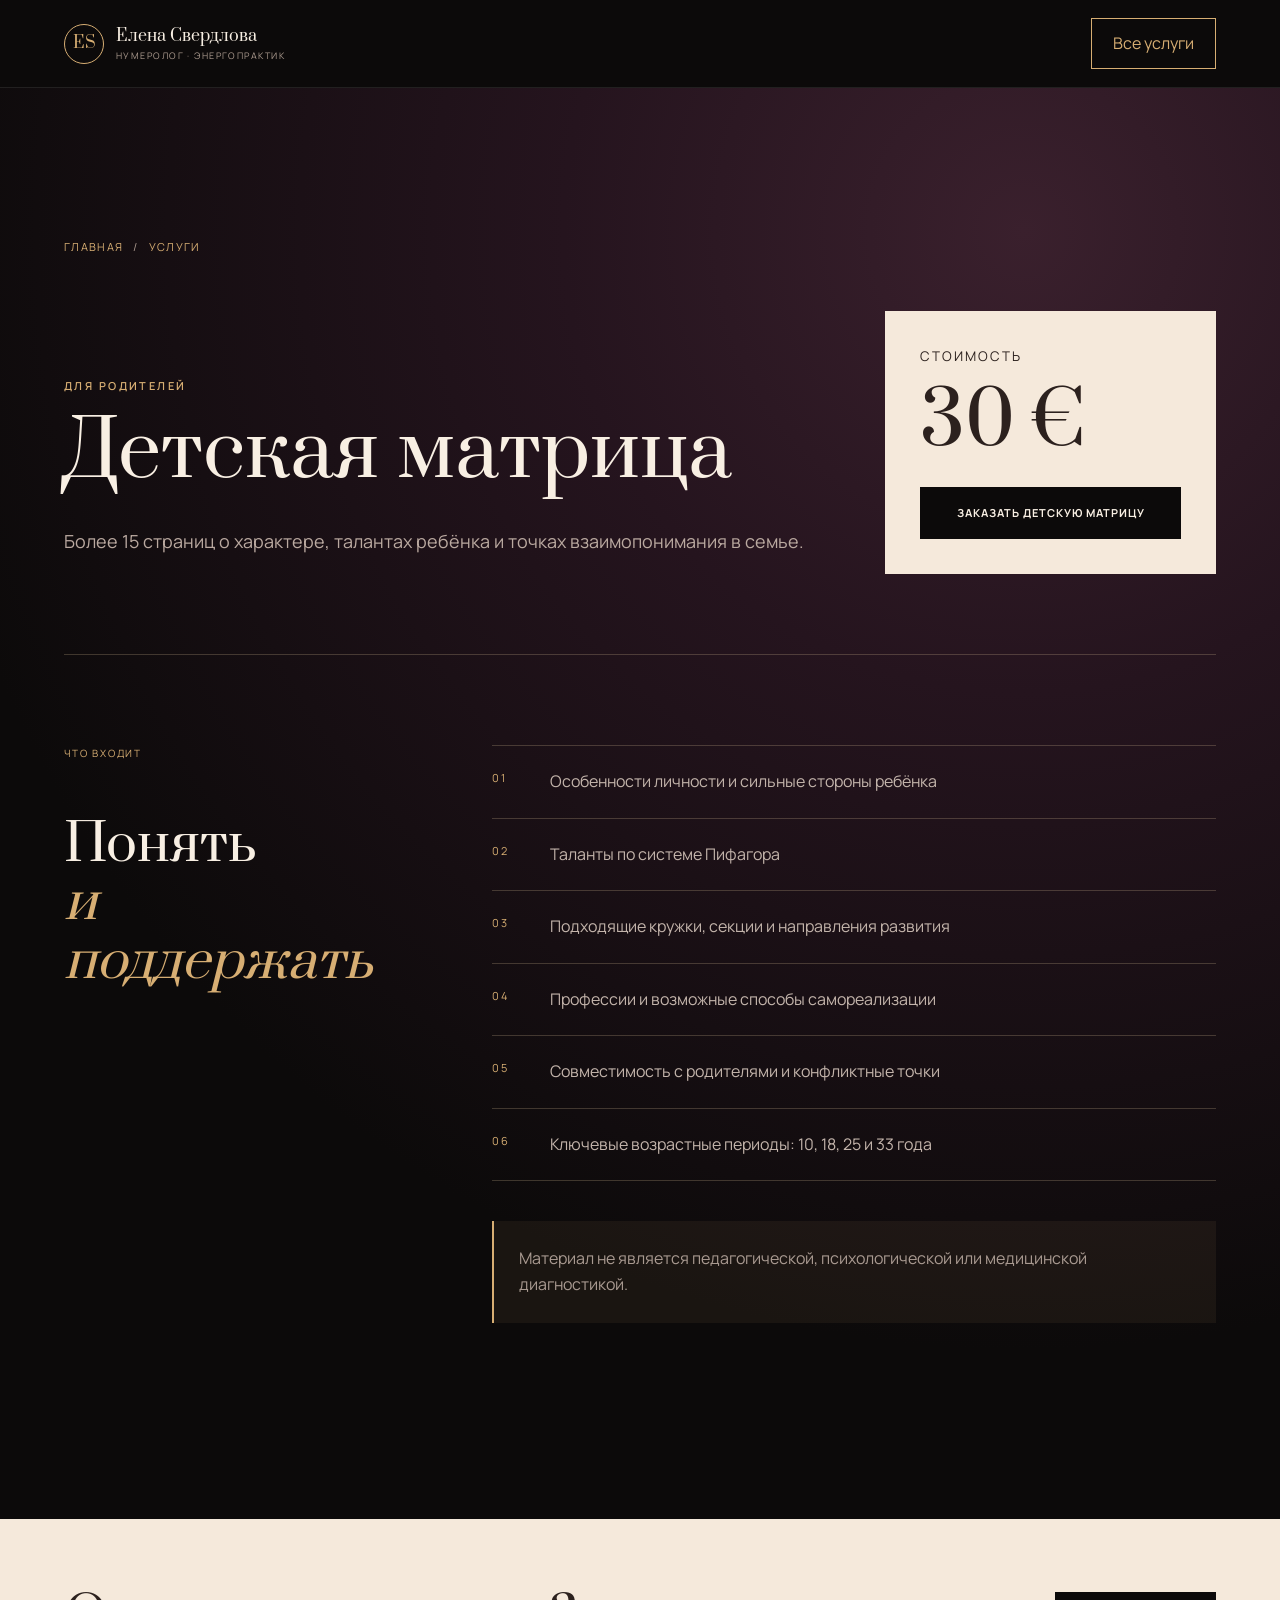
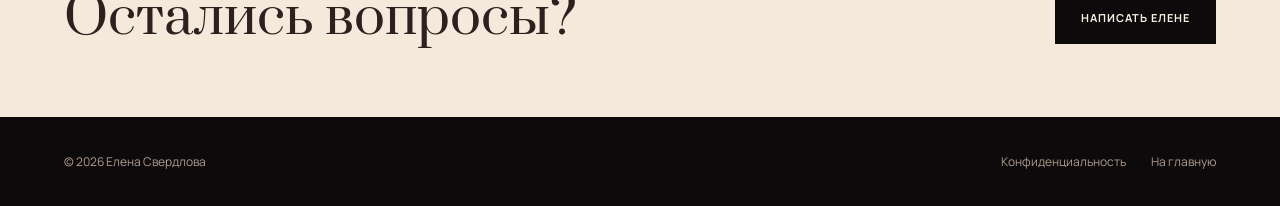
<file: services/child.html>
<!doctype html><html lang="ru"><head><meta charset="UTF-8"><meta name="viewport" content="width=device-width,initial-scale=1"><meta name="description" content="Детская матрица: таланты, сильные стороны и рекомендации родителям. Стоимость 30 евро."><title>Детская матрица — Елена Свердлова</title><link rel="icon" href="../assets/favicon.svg"><link rel="preconnect" href="https://fonts.googleapis.com"><link rel="stylesheet" href="https://fonts.googleapis.com/css2?family=Manrope:wght@400;500;600;700&family=Prata&display=swap"><link rel="stylesheet" href="../styles.css"><link rel="stylesheet" href="../service-page.css"><script src="../site-config.js" defer></script><script src="../service-page.js" defer></script></head><body class="inner-page" data-service="child"><header class="site-header inner-header"><a class="brand" href="../index.html"><span class="brand-sign">ES</span><span><strong>Елена Свердлова</strong><small>нумеролог · энергопрактик</small></span></a><a class="nav-cta" href="../index.html#services">Все услуги</a></header><main class="inner-main"><nav class="breadcrumbs"><a href="../index.html">Главная</a><span>/</span><a href="../index.html#services">Услуги</a></nav><section class="product-hero"><div><p class="eyebrow">Для родителей</p><h1>Детская матрица</h1><p class="lead">Более 15 страниц о характере, талантах ребёнка и точках взаимопонимания в семье.</p></div><aside class="product-buy"><small>Стоимость</small><strong class="product-price">30 €</strong><a class="button button-dark" data-contact-link data-product-cta href="../index.html#contact">Заказать</a></aside></section><section class="product-details"><div><p class="section-no light">Что входит</p><h2>Понять<br><em>и поддержать</em></h2></div><div><ol class="product-list" id="product-list"></ol><p class="product-note">Материал не является педагогической, психологической или медицинской диагностикой.</p></div></section></main><section class="inner-related"><h2>Остались вопросы?</h2><a class="button button-dark" data-contact-link href="../index.html#contact">Написать Елене</a></section><footer class="inner-footer"><span>© <span data-year></span> Елена Свердлова</span><div><a href="../privacy.html">Конфиденциальность</a><a href="../index.html">На главную</a></div></footer></body></html>
</file>
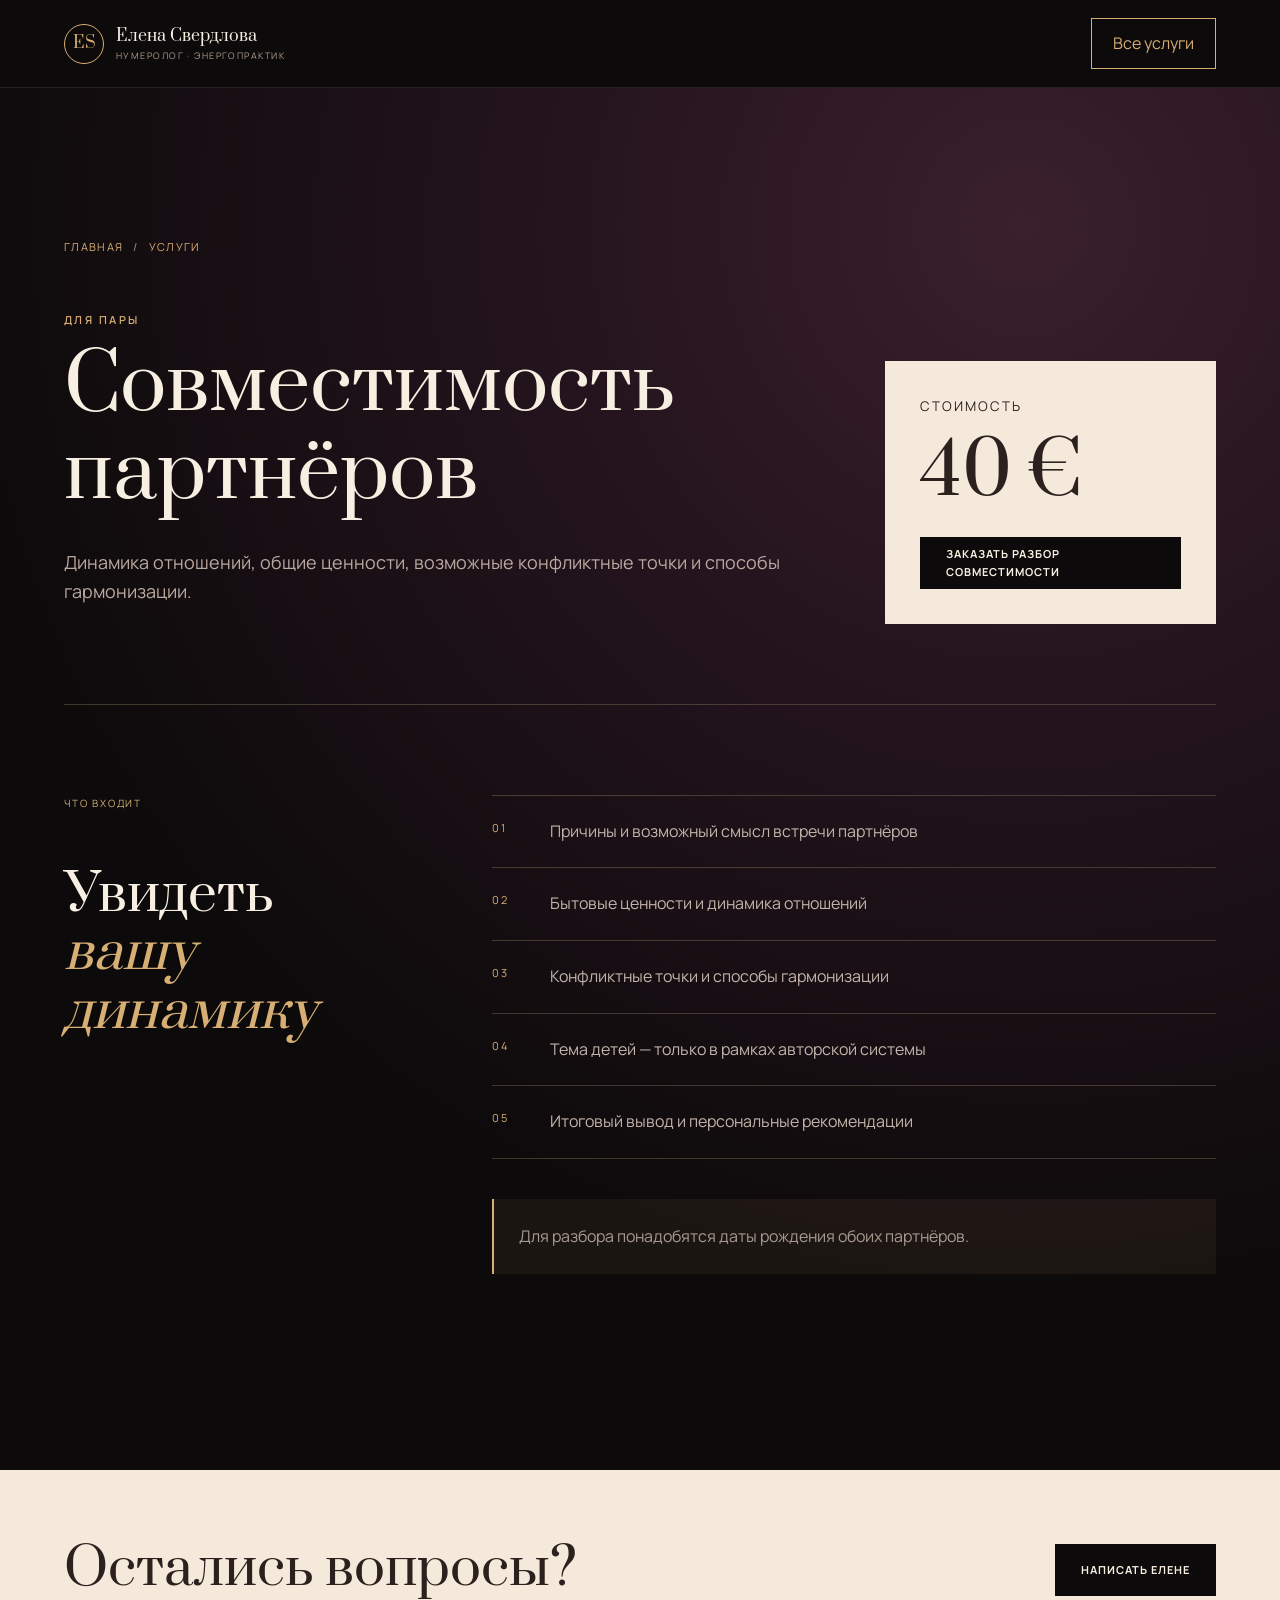
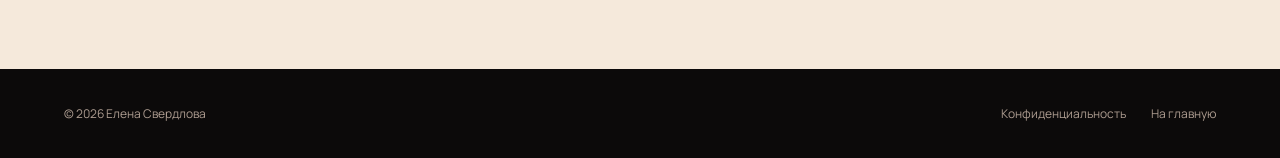
<file: services/compatibility.html>
<!doctype html><html lang="ru"><head><meta charset="UTF-8"><meta name="viewport" content="width=device-width,initial-scale=1"><meta name="description" content="Нумерологический разбор совместимости партнёров. Стоимость 40 евро."><title>Совместимость партнёров — Елена Свердлова</title><link rel="icon" href="../assets/favicon.svg"><link rel="preconnect" href="https://fonts.googleapis.com"><link rel="stylesheet" href="https://fonts.googleapis.com/css2?family=Manrope:wght@400;500;600;700&family=Prata&display=swap"><link rel="stylesheet" href="../styles.css"><link rel="stylesheet" href="../service-page.css"><script src="../site-config.js" defer></script><script src="../service-page.js" defer></script></head><body class="inner-page" data-service="compatibility"><header class="site-header inner-header"><a class="brand" href="../index.html"><span class="brand-sign">ES</span><span><strong>Елена Свердлова</strong><small>нумеролог · энергопрактик</small></span></a><a class="nav-cta" href="../index.html#services">Все услуги</a></header><main class="inner-main"><nav class="breadcrumbs"><a href="../index.html">Главная</a><span>/</span><a href="../index.html#services">Услуги</a></nav><section class="product-hero"><div><p class="eyebrow">Для пары</p><h1>Совместимость партнёров</h1><p class="lead">Динамика отношений, общие ценности, возможные конфликтные точки и способы гармонизации.</p></div><aside class="product-buy"><small>Стоимость</small><strong class="product-price">40 €</strong><a class="button button-dark" data-contact-link data-product-cta href="../index.html#contact">Заказать</a></aside></section><section class="product-details"><div><p class="section-no light">Что входит</p><h2>Увидеть<br><em>вашу динамику</em></h2></div><div><ol class="product-list" id="product-list"></ol><p class="product-note">Для разбора понадобятся даты рождения обоих партнёров.</p></div></section></main><section class="inner-related"><h2>Остались вопросы?</h2><a class="button button-dark" data-contact-link href="../index.html#contact">Написать Елене</a></section><footer class="inner-footer"><span>© <span data-year></span> Елена Свердлова</span><div><a href="../privacy.html">Конфиденциальность</a><a href="../index.html">На главную</a></div></footer></body></html>
</file>
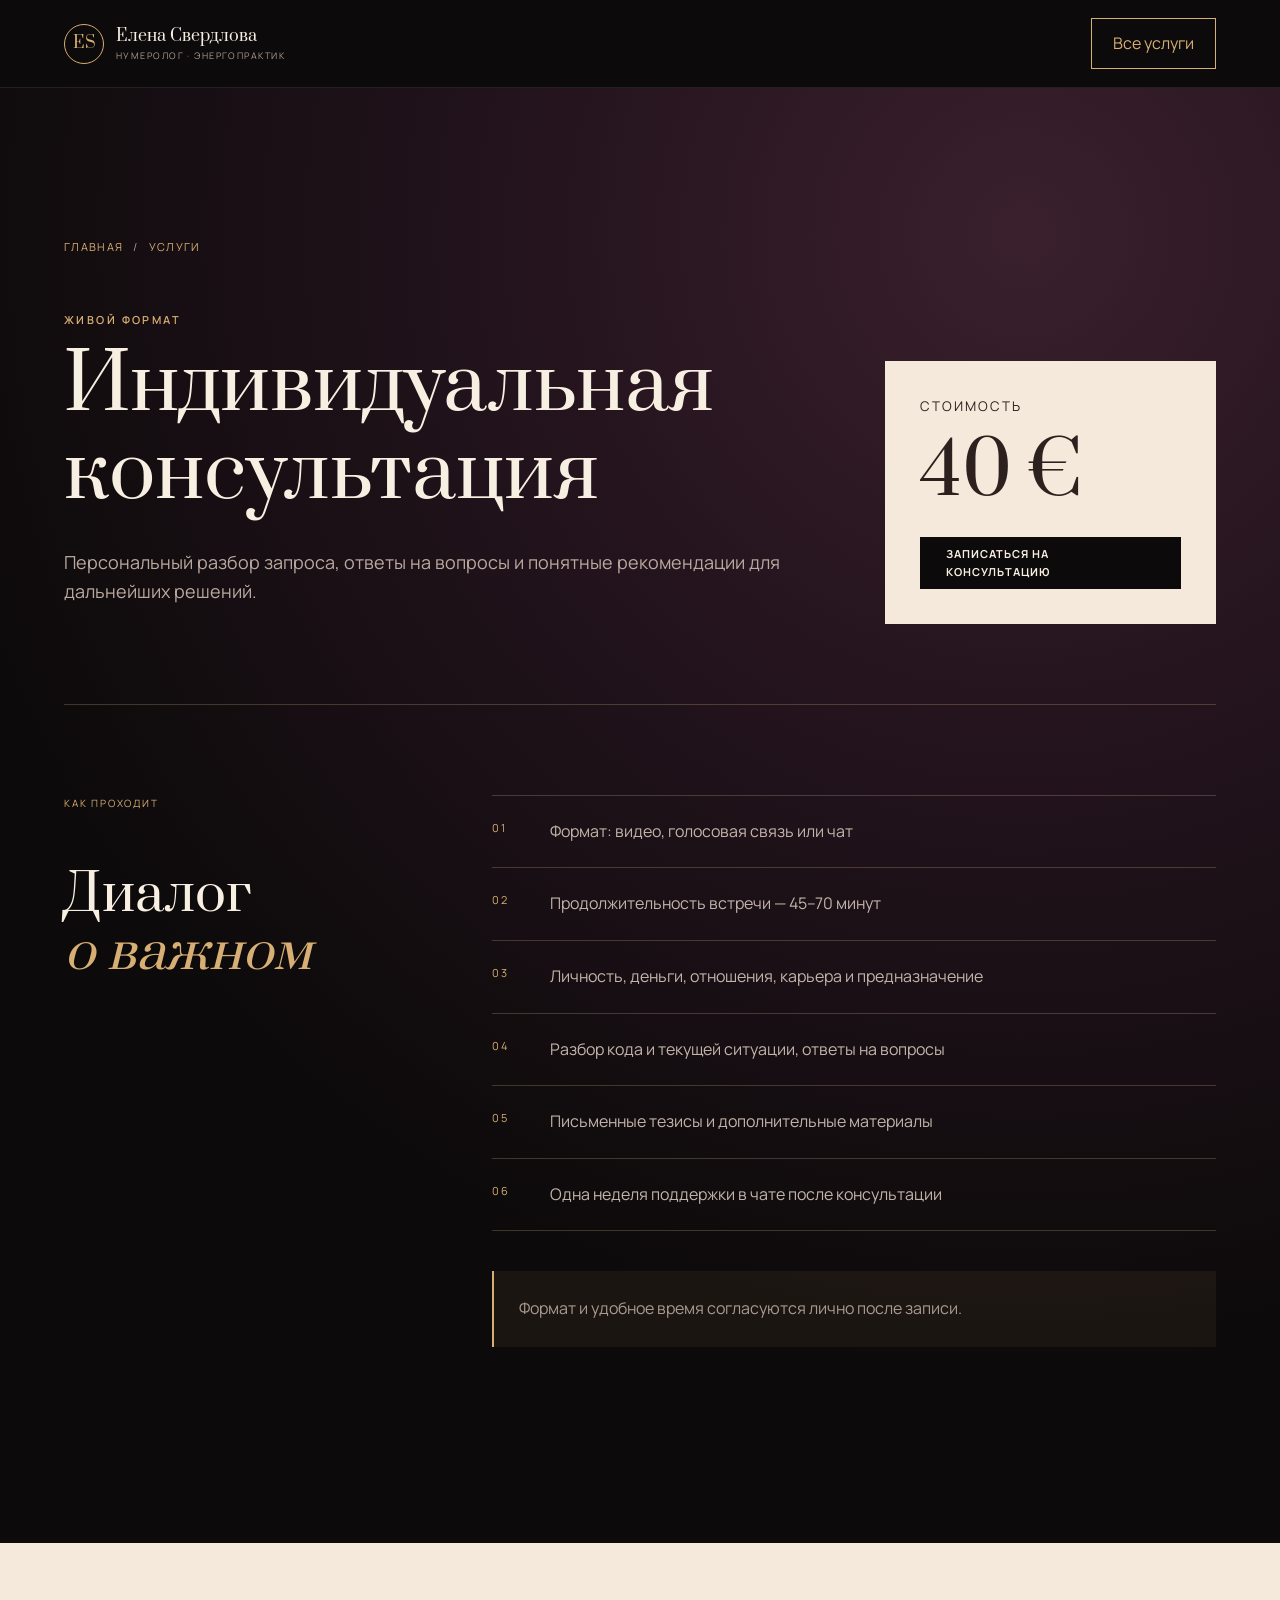
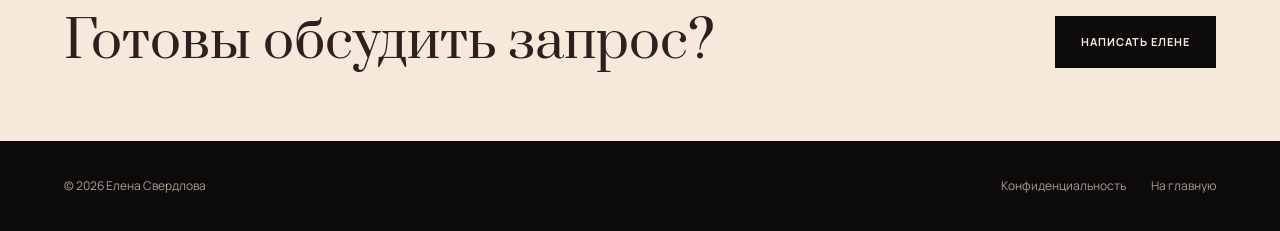
<file: services/consultation.html>
<!doctype html><html lang="ru"><head><meta charset="UTF-8"><meta name="viewport" content="width=device-width,initial-scale=1"><meta name="description" content="Индивидуальная онлайн-консультация Елены Свердловой продолжительностью 45–70 минут. Стоимость 40 евро."><title>Индивидуальная консультация — Елена Свердлова</title><link rel="icon" href="../assets/favicon.svg"><link rel="preconnect" href="https://fonts.googleapis.com"><link rel="stylesheet" href="https://fonts.googleapis.com/css2?family=Manrope:wght@400;500;600;700&family=Prata&display=swap"><link rel="stylesheet" href="../styles.css"><link rel="stylesheet" href="../service-page.css"><script src="../site-config.js" defer></script><script src="../service-page.js" defer></script></head><body class="inner-page" data-service="consultation"><header class="site-header inner-header"><a class="brand" href="../index.html"><span class="brand-sign">ES</span><span><strong>Елена Свердлова</strong><small>нумеролог · энергопрактик</small></span></a><a class="nav-cta" href="../index.html#services">Все услуги</a></header><main class="inner-main"><nav class="breadcrumbs"><a href="../index.html">Главная</a><span>/</span><a href="../index.html#services">Услуги</a></nav><section class="product-hero"><div><p class="eyebrow">Живой формат</p><h1>Индивидуальная консультация</h1><p class="lead">Персональный разбор запроса, ответы на вопросы и понятные рекомендации для дальнейших решений.</p></div><aside class="product-buy"><small>Стоимость</small><strong class="product-price">40 €</strong><a class="button button-dark" data-contact-link data-product-cta href="../index.html#contact">Записаться</a></aside></section><section class="product-details"><div><p class="section-no light">Как проходит</p><h2>Диалог<br><em>о важном</em></h2></div><div><ol class="product-list" id="product-list"></ol><p class="product-note">Формат и удобное время согласуются лично после записи.</p></div></section></main><section class="inner-related"><h2>Готовы обсудить запрос?</h2><a class="button button-dark" data-contact-link href="../index.html#contact">Написать Елене</a></section><footer class="inner-footer"><span>© <span data-year></span> Елена Свердлова</span><div><a href="../privacy.html">Конфиденциальность</a><a href="../index.html">На главную</a></div></footer></body></html>
</file>
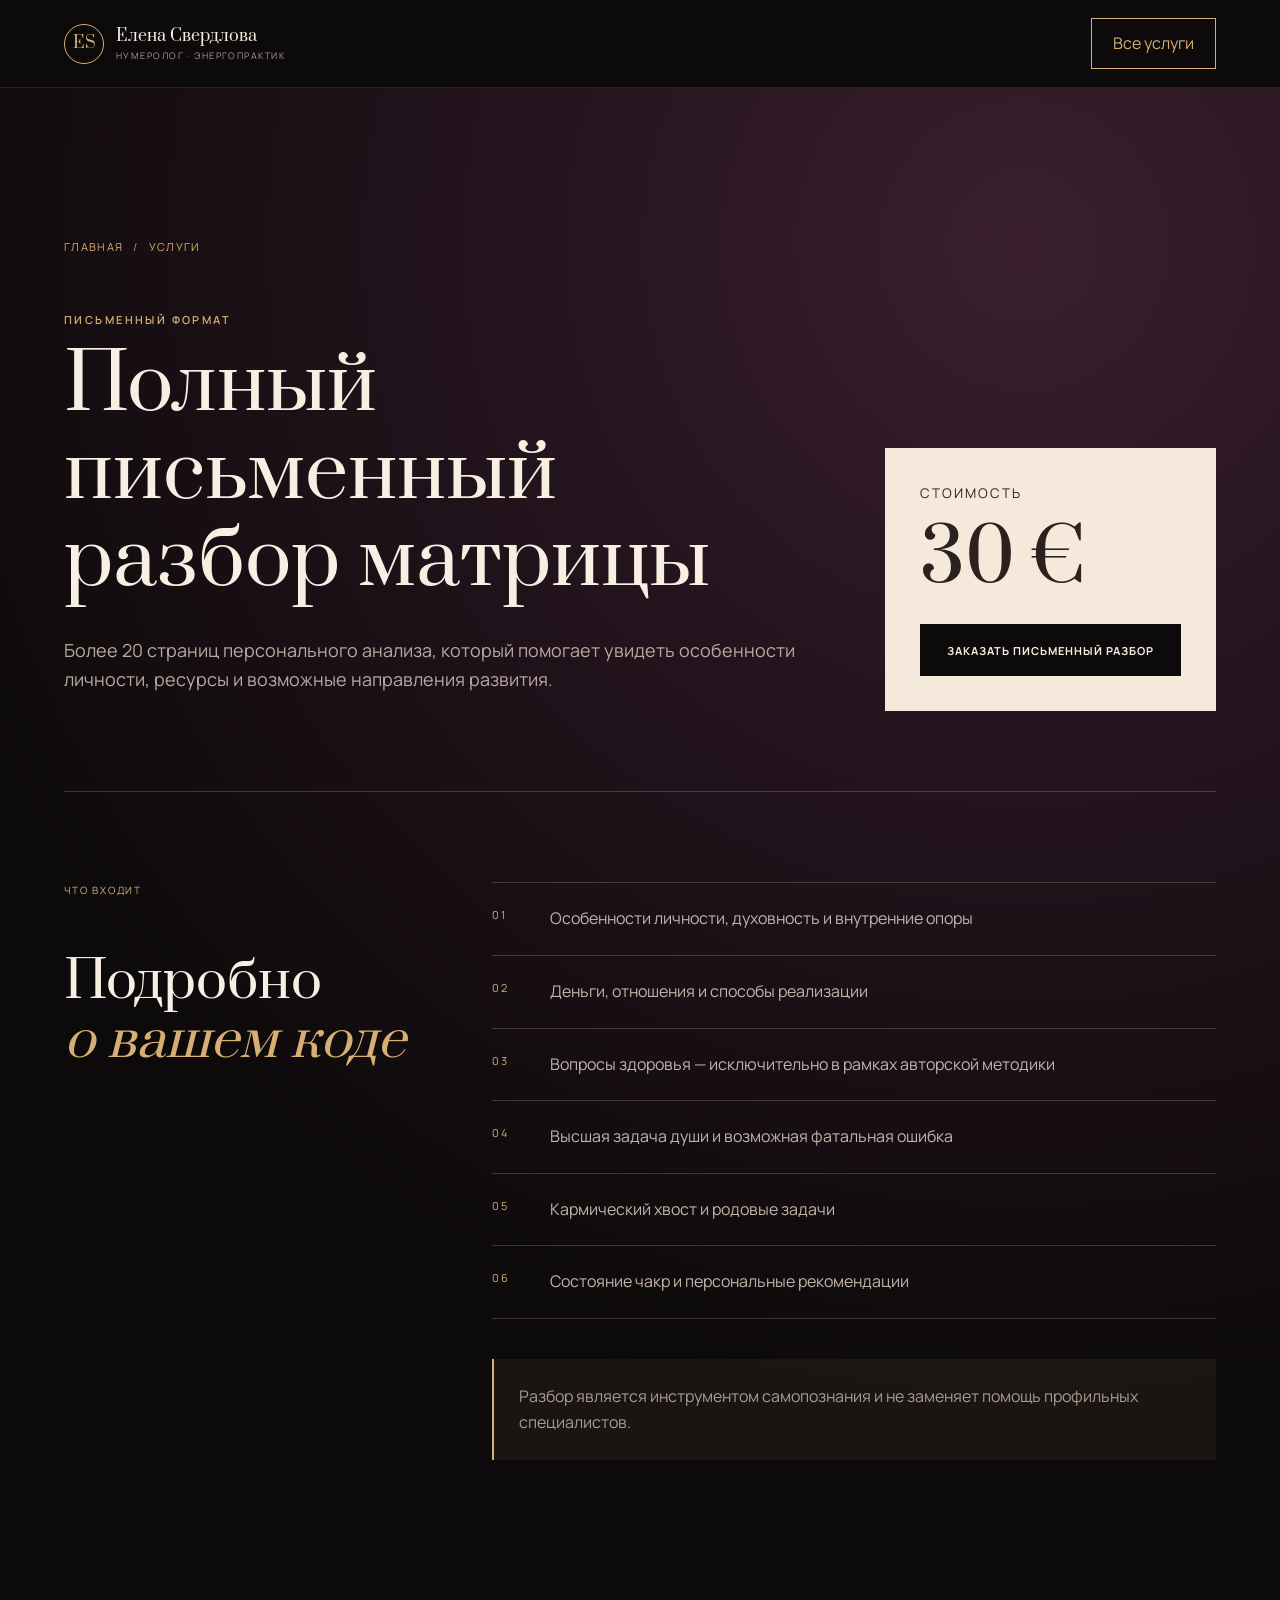
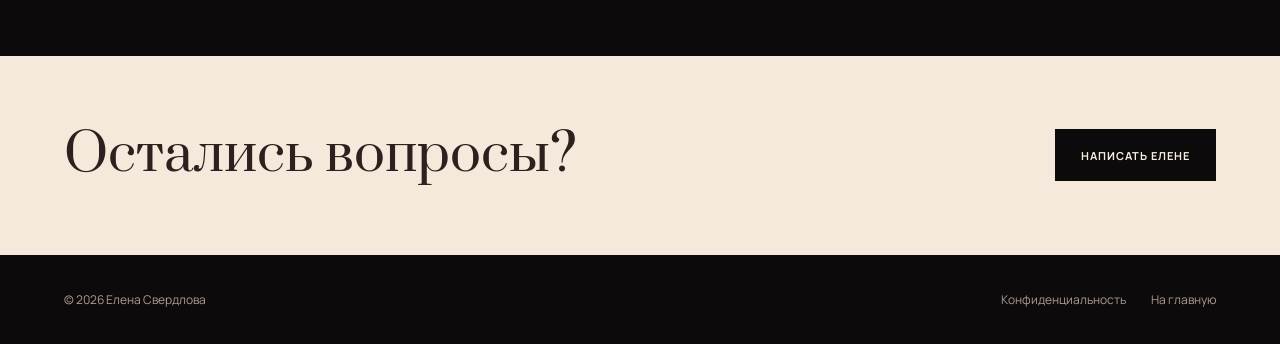
<file: services/matrix.html>
<!doctype html><html lang="ru"><head><meta charset="UTF-8"><meta name="viewport" content="width=device-width,initial-scale=1"><meta name="description" content="Полный письменный разбор матрицы Елены Свердловой: более 20 страниц персонального анализа. Стоимость 30 евро."><title>Полный разбор матрицы — Елена Свердлова</title><link rel="icon" href="../assets/favicon.svg"><link rel="preconnect" href="https://fonts.googleapis.com"><link rel="stylesheet" href="https://fonts.googleapis.com/css2?family=Manrope:wght@400;500;600;700&family=Prata&display=swap"><link rel="stylesheet" href="../styles.css"><link rel="stylesheet" href="../service-page.css"><script src="../site-config.js" defer></script><script src="../service-page.js" defer></script></head><body class="inner-page" data-service="matrix"><header class="site-header inner-header"><a class="brand" href="../index.html"><span class="brand-sign">ES</span><span><strong>Елена Свердлова</strong><small>нумеролог · энергопрактик</small></span></a><a class="nav-cta" href="../index.html#services">Все услуги</a></header><main class="inner-main"><nav class="breadcrumbs"><a href="../index.html">Главная</a><span>/</span><a href="../index.html#services">Услуги</a></nav><section class="product-hero"><div><p class="eyebrow">Письменный формат</p><h1>Полный письменный разбор матрицы</h1><p class="lead">Более 20 страниц персонального анализа, который помогает увидеть особенности личности, ресурсы и возможные направления развития.</p></div><aside class="product-buy"><small>Стоимость</small><strong class="product-price">30 €</strong><a class="button button-dark" data-contact-link data-product-cta href="../index.html#contact">Заказать</a></aside></section><section class="product-details"><div><p class="section-no light">Что входит</p><h2>Подробно<br><em>о вашем коде</em></h2></div><div><ol class="product-list" id="product-list"></ol><p class="product-note">Разбор является инструментом самопознания и не заменяет помощь профильных специалистов.</p></div></section></main><section class="inner-related"><h2>Остались вопросы?</h2><a class="button button-dark" data-contact-link href="../index.html#contact">Написать Елене</a></section><footer class="inner-footer"><span>© <span data-year></span> Елена Свердлова</span><div><a href="../privacy.html">Конфиденциальность</a><a href="../index.html">На главную</a></div></footer></body></html>
</file>
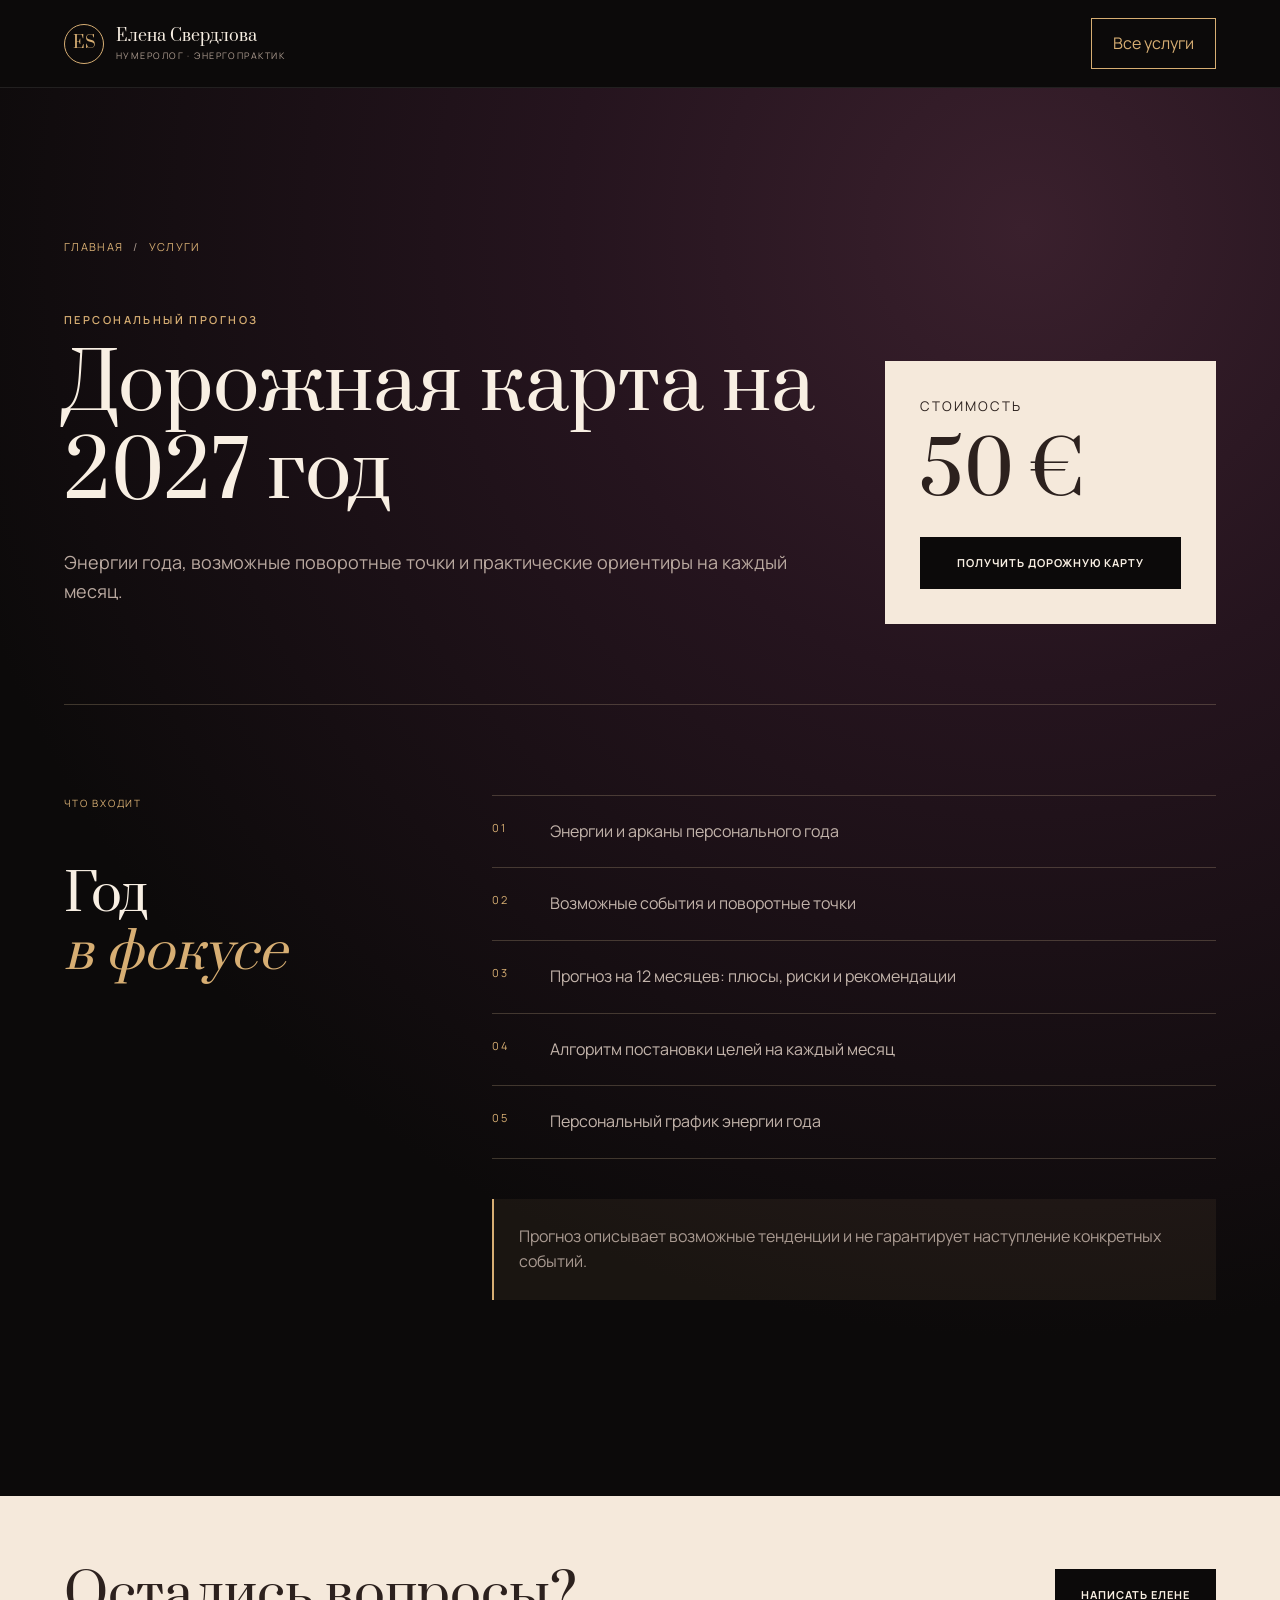
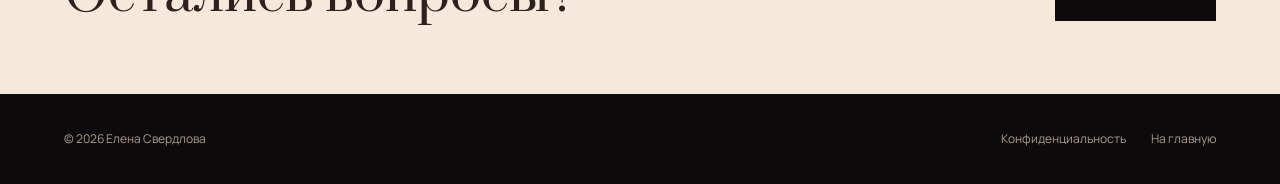
<file: services/roadmap-2027.html>
<!doctype html><html lang="ru"><head><meta charset="UTF-8"><meta name="viewport" content="width=device-width,initial-scale=1"><meta name="description" content="Персональная дорожная карта на 2027 год: помесячные ориентиры и рекомендации. Стоимость 50 евро."><title>Дорожная карта на 2027 год — Елена Свердлова</title><link rel="icon" href="../assets/favicon.svg"><link rel="preconnect" href="https://fonts.googleapis.com"><link rel="stylesheet" href="https://fonts.googleapis.com/css2?family=Manrope:wght@400;500;600;700&family=Prata&display=swap"><link rel="stylesheet" href="../styles.css"><link rel="stylesheet" href="../service-page.css"><script src="../site-config.js" defer></script><script src="../service-page.js" defer></script></head><body class="inner-page" data-service="roadmap"><header class="site-header inner-header"><a class="brand" href="../index.html"><span class="brand-sign">ES</span><span><strong>Елена Свердлова</strong><small>нумеролог · энергопрактик</small></span></a><a class="nav-cta" href="../index.html#services">Все услуги</a></header><main class="inner-main"><nav class="breadcrumbs"><a href="../index.html">Главная</a><span>/</span><a href="../index.html#services">Услуги</a></nav><section class="product-hero"><div><p class="eyebrow">Персональный прогноз</p><h1>Дорожная карта на 2027 год</h1><p class="lead">Энергии года, возможные поворотные точки и практические ориентиры на каждый месяц.</p></div><aside class="product-buy"><small>Стоимость</small><strong class="product-price">50 €</strong><a class="button button-dark" data-contact-link data-product-cta href="../index.html#contact">Заказать</a></aside></section><section class="product-details"><div><p class="section-no light">Что входит</p><h2>Год<br><em>в фокусе</em></h2></div><div><ol class="product-list" id="product-list"></ol><p class="product-note">Прогноз описывает возможные тенденции и не гарантирует наступление конкретных событий.</p></div></section></main><section class="inner-related"><h2>Остались вопросы?</h2><a class="button button-dark" data-contact-link href="../index.html#contact">Написать Елене</a></section><footer class="inner-footer"><span>© <span data-year></span> Елена Свердлова</span><div><a href="../privacy.html">Конфиденциальность</a><a href="../index.html">На главную</a></div></footer></body></html>
</file>
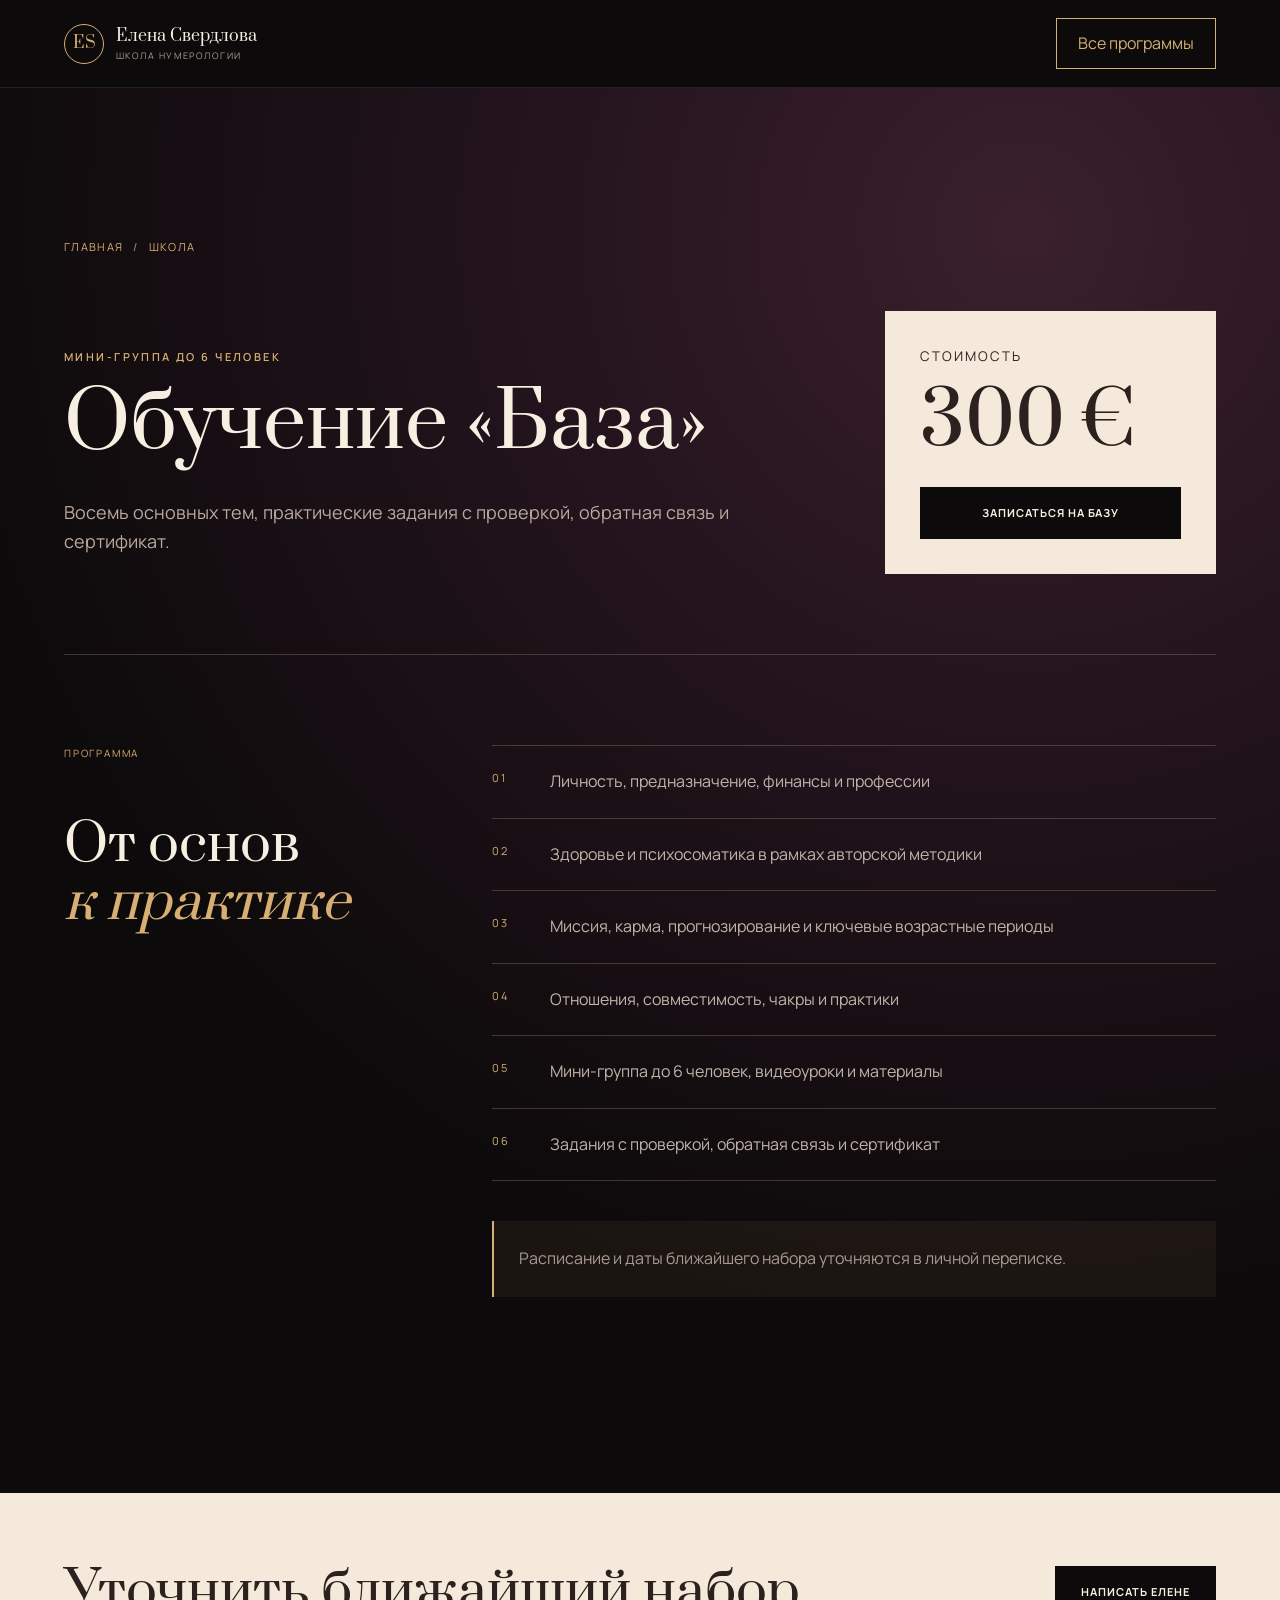
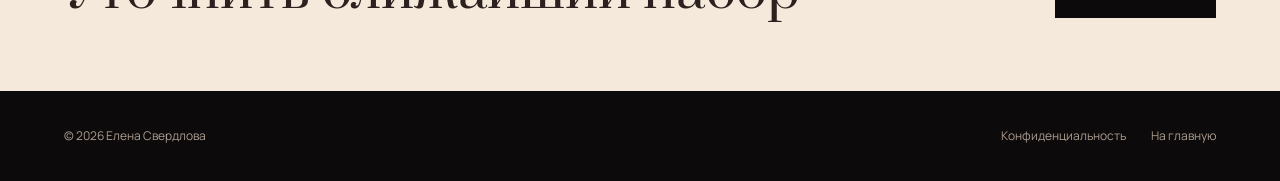
<file: services/school-base.html>
<!doctype html><html lang="ru"><head><meta charset="UTF-8"><meta name="viewport" content="width=device-width,initial-scale=1"><meta name="description" content="Базовый курс школы нумерологии Елены Свердловой в мини-группе. Стоимость 300 евро."><title>Обучение нумерологии «База» — Елена Свердлова</title><link rel="icon" href="../assets/favicon.svg"><link rel="preconnect" href="https://fonts.googleapis.com"><link rel="stylesheet" href="https://fonts.googleapis.com/css2?family=Manrope:wght@400;500;600;700&family=Prata&display=swap"><link rel="stylesheet" href="../styles.css"><link rel="stylesheet" href="../service-page.css"><script src="../site-config.js" defer></script><script src="../service-page.js" defer></script></head><body class="inner-page" data-service="base"><header class="site-header inner-header"><a class="brand" href="../index.html"><span class="brand-sign">ES</span><span><strong>Елена Свердлова</strong><small>школа нумерологии</small></span></a><a class="nav-cta" href="../index.html#school">Все программы</a></header><main class="inner-main"><nav class="breadcrumbs"><a href="../index.html">Главная</a><span>/</span><a href="../index.html#school">Школа</a></nav><section class="product-hero"><div><p class="eyebrow">Мини-группа до 6 человек</p><h1>Обучение «База»</h1><p class="lead">Восемь основных тем, практические задания с проверкой, обратная связь и сертификат.</p></div><aside class="product-buy"><small>Стоимость</small><strong class="product-price">300 €</strong><a class="button button-dark" data-contact-link data-product-cta href="../index.html#contact">Записаться</a></aside></section><section class="product-details"><div><p class="section-no light">Программа</p><h2>От основ<br><em>к практике</em></h2></div><div><ol class="product-list" id="product-list"></ol><p class="product-note">Расписание и даты ближайшего набора уточняются в личной переписке.</p></div></section></main><section class="inner-related"><h2>Уточнить ближайший набор</h2><a class="button button-dark" data-contact-link href="../index.html#contact">Написать Елене</a></section><footer class="inner-footer"><span>© <span data-year></span> Елена Свердлова</span><div><a href="../privacy.html">Конфиденциальность</a><a href="../index.html">На главную</a></div></footer></body></html>
</file>
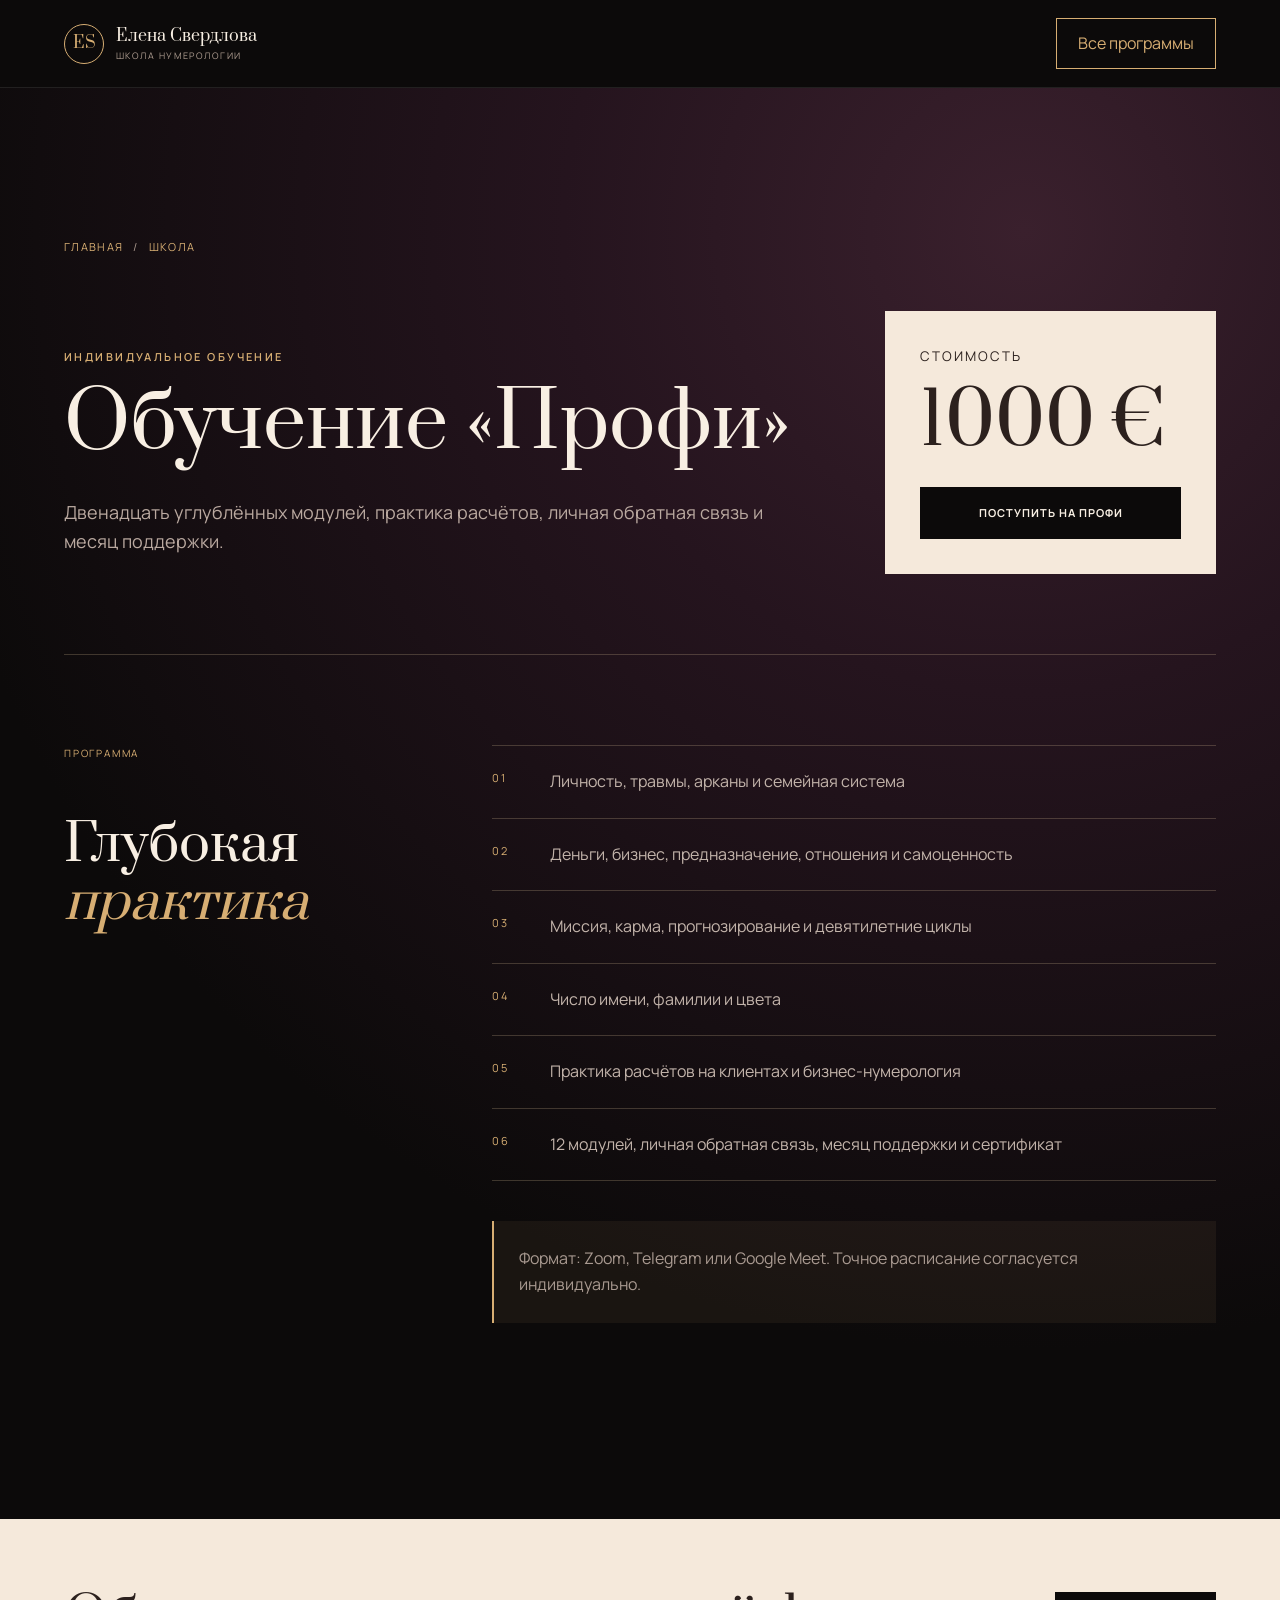
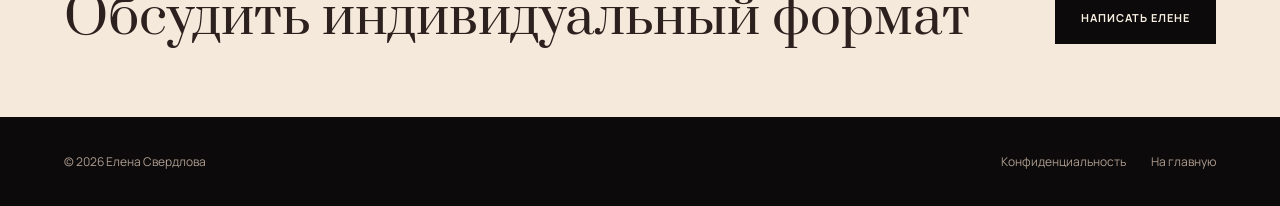
<file: services/school-profi.html>
<!doctype html><html lang="ru"><head><meta charset="UTF-8"><meta name="viewport" content="width=device-width,initial-scale=1"><meta name="description" content="Индивидуальная программа обучения нумерологии «Профи»: 12 модулей и месяц поддержки. Стоимость 1000 евро."><title>Обучение нумерологии «Профи» — Елена Свердлова</title><link rel="icon" href="../assets/favicon.svg"><link rel="preconnect" href="https://fonts.googleapis.com"><link rel="stylesheet" href="https://fonts.googleapis.com/css2?family=Manrope:wght@400;500;600;700&family=Prata&display=swap"><link rel="stylesheet" href="../styles.css"><link rel="stylesheet" href="../service-page.css"><script src="../site-config.js" defer></script><script src="../service-page.js" defer></script></head><body class="inner-page" data-service="profi"><header class="site-header inner-header"><a class="brand" href="../index.html"><span class="brand-sign">ES</span><span><strong>Елена Свердлова</strong><small>школа нумерологии</small></span></a><a class="nav-cta" href="../index.html#school">Все программы</a></header><main class="inner-main"><nav class="breadcrumbs"><a href="../index.html">Главная</a><span>/</span><a href="../index.html#school">Школа</a></nav><section class="product-hero"><div><p class="eyebrow">Индивидуальное обучение</p><h1>Обучение «Профи»</h1><p class="lead">Двенадцать углублённых модулей, практика расчётов, личная обратная связь и месяц поддержки.</p></div><aside class="product-buy"><small>Стоимость</small><strong class="product-price">1000 €</strong><a class="button button-dark" data-contact-link data-product-cta href="../index.html#contact">Записаться</a></aside></section><section class="product-details"><div><p class="section-no light">Программа</p><h2>Глубокая<br><em>практика</em></h2></div><div><ol class="product-list" id="product-list"></ol><p class="product-note">Формат: Zoom, Telegram или Google Meet. Точное расписание согласуется индивидуально.</p></div></section></main><section class="inner-related"><h2>Обсудить индивидуальный формат</h2><a class="button button-dark" data-contact-link href="../index.html#contact">Написать Елене</a></section><footer class="inner-footer"><span>© <span data-year></span> Елена Свердлова</span><div><a href="../privacy.html">Конфиденциальность</a><a href="../index.html">На главную</a></div></footer></body></html>
</file>
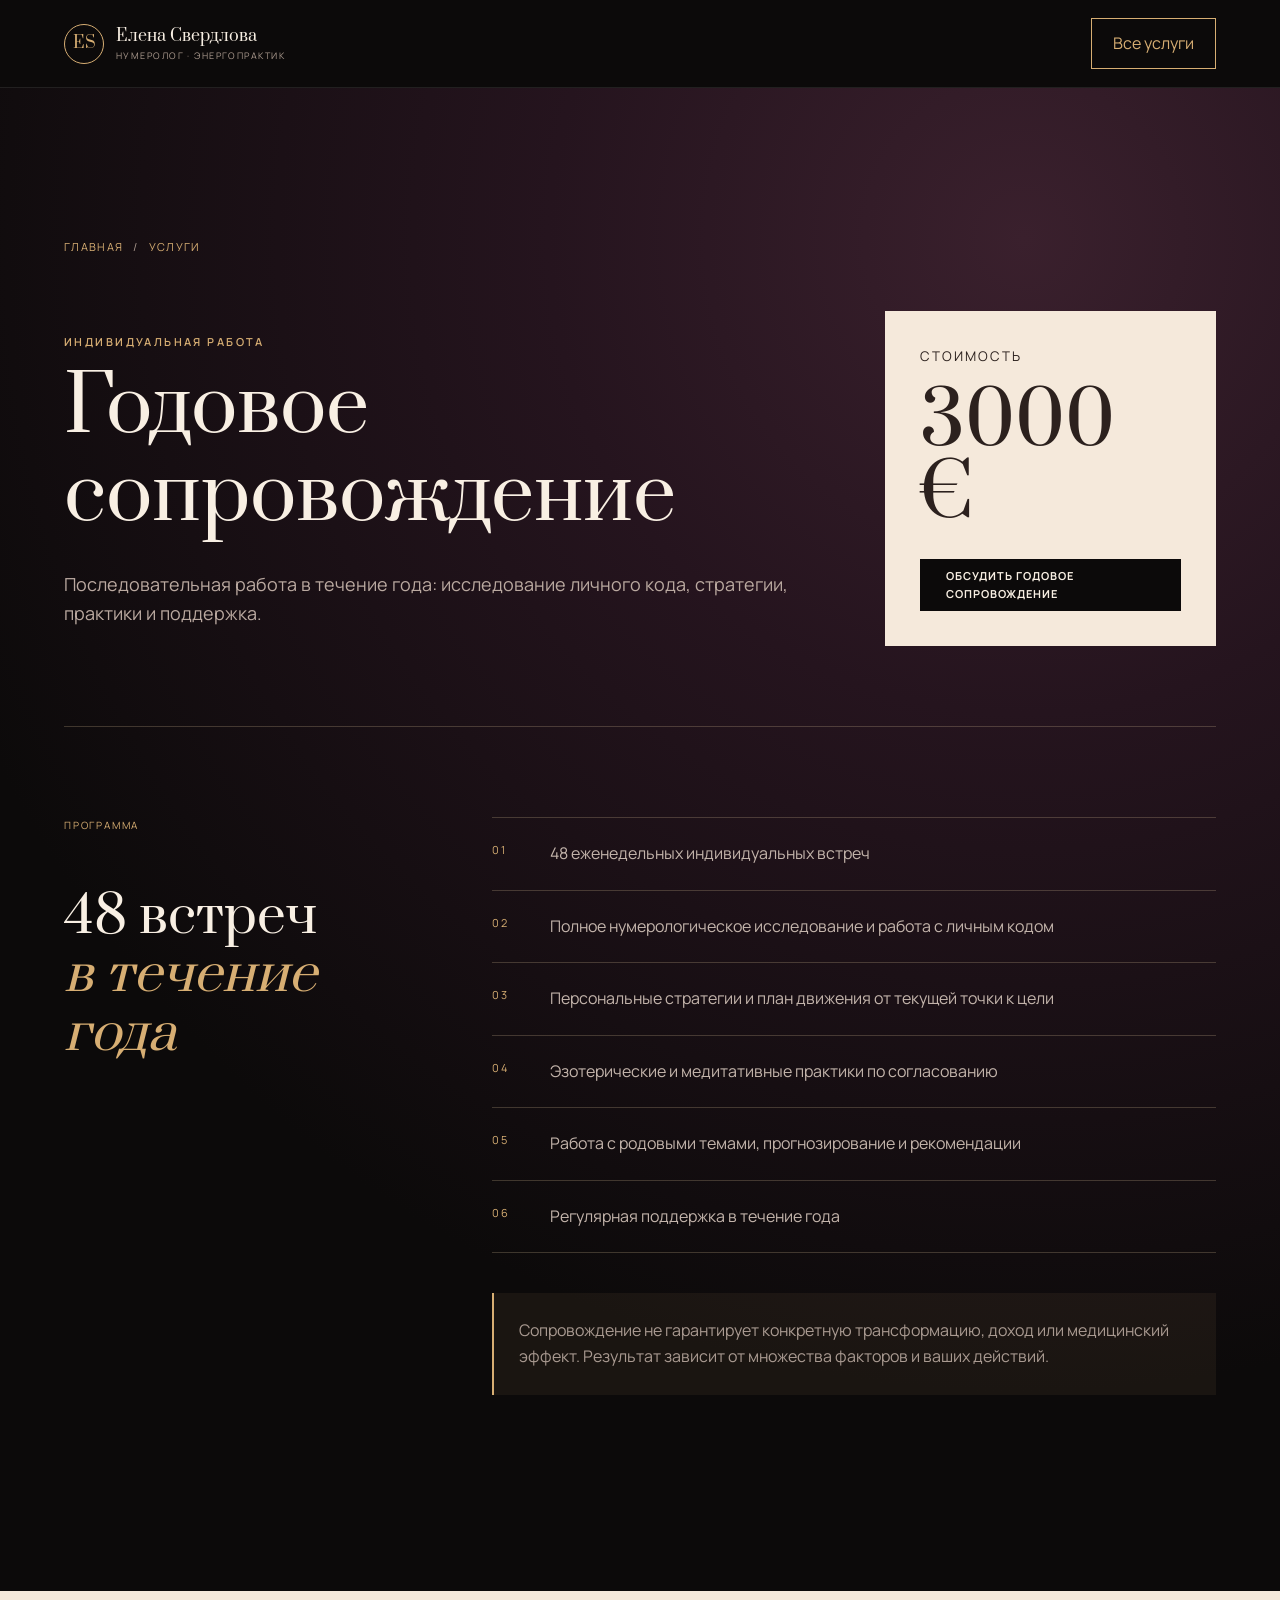
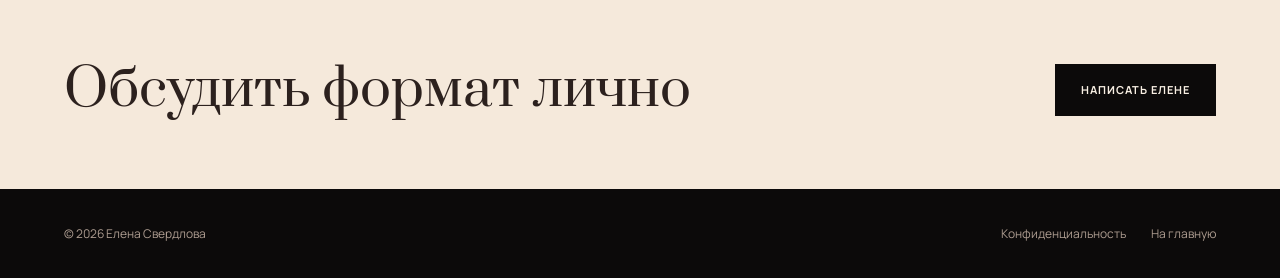
<file: services/year-support.html>
<!doctype html><html lang="ru"><head><meta charset="UTF-8"><meta name="viewport" content="width=device-width,initial-scale=1"><meta name="description" content="Индивидуальное годовое сопровождение Елены Свердловой: 48 еженедельных встреч. Стоимость 3000 евро."><title>Годовое сопровождение — Елена Свердлова</title><link rel="icon" href="../assets/favicon.svg"><link rel="preconnect" href="https://fonts.googleapis.com"><link rel="stylesheet" href="https://fonts.googleapis.com/css2?family=Manrope:wght@400;500;600;700&family=Prata&display=swap"><link rel="stylesheet" href="../styles.css"><link rel="stylesheet" href="../service-page.css"><script src="../site-config.js" defer></script><script src="../service-page.js" defer></script></head><body class="inner-page" data-service="year"><header class="site-header inner-header"><a class="brand" href="../index.html"><span class="brand-sign">ES</span><span><strong>Елена Свердлова</strong><small>нумеролог · энергопрактик</small></span></a><a class="nav-cta" href="../index.html#services">Все услуги</a></header><main class="inner-main"><nav class="breadcrumbs"><a href="../index.html">Главная</a><span>/</span><a href="../index.html#services">Услуги</a></nav><section class="product-hero"><div><p class="eyebrow">Индивидуальная работа</p><h1>Годовое сопровождение</h1><p class="lead">Последовательная работа в течение года: исследование личного кода, стратегии, практики и поддержка.</p></div><aside class="product-buy"><small>Стоимость</small><strong class="product-price">3000 €</strong><a class="button button-dark" data-contact-link data-product-cta href="../index.html#contact">Обсудить</a></aside></section><section class="product-details"><div><p class="section-no light">Программа</p><h2>48 встреч<br><em>в течение года</em></h2></div><div><ol class="product-list" id="product-list"></ol><p class="product-note">Сопровождение не гарантирует конкретную трансформацию, доход или медицинский эффект. Результат зависит от множества факторов и ваших действий.</p></div></section></main><section class="inner-related"><h2>Обсудить формат лично</h2><a class="button button-dark" data-contact-link href="../index.html#contact">Написать Елене</a></section><footer class="inner-footer"><span>© <span data-year></span> Елена Свердлова</span><div><a href="../privacy.html">Конфиденциальность</a><a href="../index.html">На главную</a></div></footer></body></html>
</file>
<file: styles.css>
:root{--black:#0c0a0a;--wine:#25141e;--cream:#f5e9db;--gold:#d7ae73;--pale:#ebd1a2;--green:#23452f;--light:#f8efe3;--ink:#2c211e;--muted:#ae9d91;--line:rgba(235,209,162,.22);--pad:clamp(22px,5vw,76px)}
*{box-sizing:border-box}html{scroll-behavior:smooth}body{margin:0;background:var(--black);color:var(--light);font-family:Manrope,Arial,sans-serif;line-height:1.6}body.modal-open{overflow:hidden}img{display:block;max-width:100%}a{color:inherit;text-decoration:none}button{font:inherit}.sr-only{position:absolute;width:1px;height:1px;padding:0;margin:-1px;overflow:hidden;clip:rect(0,0,0,0);white-space:nowrap;border:0}.page-progress{position:fixed;z-index:100;left:0;top:0;height:2px;width:0;background:var(--gold)}
.site-header{position:fixed;z-index:50;top:0;left:0;width:100%;height:88px;padding:0 var(--pad);display:flex;align-items:center;justify-content:space-between;border-bottom:1px solid rgba(255,255,255,.09);transition:.3s}.site-header.scrolled{height:72px;background:rgba(12,10,10,.92);backdrop-filter:blur(14px)}.brand{display:flex;align-items:center;gap:12px}.brand-sign{width:40px;height:40px;border:1px solid var(--gold);border-radius:50%;display:grid;place-items:center;font-family:Prata,serif;color:var(--gold)}.brand strong,.brand small{display:block}.brand strong{font-family:Prata,serif;font-weight:400}.brand small{font-size:9px;letter-spacing:.16em;text-transform:uppercase;color:var(--muted)}.site-nav{display:flex;align-items:center;gap:clamp(17px,2vw,32px);font-size:12px;text-transform:uppercase;letter-spacing:.08em}.site-nav a{transition:.2s}.site-nav a:hover{color:var(--gold)}.nav-cta{padding:12px 21px;border:1px solid var(--gold);color:var(--gold)!important}.menu-toggle{display:none;background:none;border:0;color:var(--light);width:42px;height:42px}.menu-toggle span{display:block;height:1px;background:currentColor;margin:8px}
.hero{position:relative;min-height:820px;padding:150px var(--pad) 70px;display:grid;grid-template-columns:minmax(0,1fr) minmax(410px,.88fr);align-items:center;overflow:hidden;background:radial-gradient(circle at 70% 35%,#38202c 0,#25141e 32%,#0c0a0a 74%)}.hero-glow{position:absolute;width:600px;height:600px;right:7%;top:12%;border:1px solid rgba(215,174,115,.2);border-radius:50%;box-shadow:0 0 80px rgba(215,174,115,.08),inset 0 0 70px rgba(215,174,115,.05)}.hero-copy{position:relative;z-index:3;max-width:750px}.eyebrow,.overline{margin:0 0 15px;text-transform:uppercase;letter-spacing:.22em;font-size:11px;font-weight:600;color:var(--gold)}.hero-name{margin:0 0 28px;font-family:Prata,serif;font-size:clamp(23px,2vw,34px)}h1,h2,h3,p{margin-top:0}h1,h2,h3{font-family:Prata,serif;font-weight:400;line-height:1.14}h1{font-size:clamp(48px,5vw,78px);margin-bottom:30px}h1 em,h2 em{font-style:italic;color:var(--gold)}.hero-lead{max-width:610px;color:#c9bab1;font-size:17px}.hero-actions{display:flex;gap:13px;margin-top:36px;flex-wrap:wrap}.button{min-height:52px;padding:0 25px;display:inline-flex;align-items:center;justify-content:center;border:1px solid transparent;text-transform:uppercase;letter-spacing:.09em;font-size:11px;font-weight:700;cursor:pointer;transition:.25s}.button:hover{transform:translateY(-2px)}.button-gold{background:var(--gold);color:var(--black)}.button-ghost{border-color:rgba(248,239,227,.5);color:var(--light);background:transparent}.button-dark{background:var(--black);color:var(--light)}.hero-visual{position:relative;height:670px;align-self:end;z-index:2}.hero-visual img{position:absolute;z-index:2;bottom:-70px;left:50%;transform:translateX(-50%);height:720px;width:auto;filter:drop-shadow(0 20px 35px rgba(0,0,0,.35));mask-image:linear-gradient(#000 82%,transparent 99%)}.number-orbit{position:absolute;inset:8% 0 5%;border:1px solid rgba(235,209,162,.28);border-radius:50%;transform:rotate(-10deg)}.number-orbit span{position:absolute;font-family:Prata,serif;color:var(--pale);text-shadow:0 0 18px var(--gold);font-size:28px}.number-orbit span:nth-child(1){left:12%;top:17%}.number-orbit span:nth-child(2){right:12%;top:12%}.number-orbit span:nth-child(3){right:1%;top:52%}.number-orbit span:nth-child(4){right:22%;bottom:4%}.number-orbit span:nth-child(5){left:8%;bottom:19%}.clover{position:absolute;width:120px;height:120px;z-index:4;filter:drop-shadow(0 10px 14px rgba(0,0,0,.45))}.clover:before{content:"✤";font-size:112px;line-height:1;color:var(--green)}.clover-a{right:-10px;bottom:12%}.clover-b{left:0;top:28%;transform:scale(.65) rotate(20deg)}.signature{position:absolute;z-index:5;bottom:10px;right:2%;font-family:Prata,serif;font-size:17px;font-style:italic;color:var(--pale)}
.directions{display:grid;grid-template-columns:repeat(4,1fr);border-top:1px solid var(--line);border-bottom:1px solid var(--line);background:var(--wine)}.directions div{min-height:110px;padding:27px 30px;border-right:1px solid var(--line);display:flex;gap:16px;align-items:center}.directions span,.card-no{font-size:10px;color:var(--gold);letter-spacing:.15em}.directions strong{font-family:Prata,serif;font-weight:400;line-height:1.3}
.section{padding:clamp(80px,10vw,145px) var(--pad)}.section-no{font-size:10px;letter-spacing:.18em;text-transform:uppercase;color:#756961;margin-bottom:55px}.section-no.light{color:var(--gold)}.about{background:var(--cream);color:var(--ink);display:grid;grid-template-columns:minmax(330px,.85fr) minmax(0,1fr);gap:clamp(50px,8vw,120px);align-items:center}.about-image{position:relative}.about-image:before{content:"";position:absolute;inset:24px -24px -24px 24px;border:1px solid var(--gold)}.about-image img{position:relative;width:100%;height:min(650px,70vw);object-fit:cover;object-position:center 30%;filter:saturate(.85)}.about-copy{max-width:680px}.about h2,.practices h2,.faq h2{font-size:clamp(40px,5vw,67px);margin-bottom:32px}.about-copy>p:not(.section-no):not(.overline){color:#6b5e57}.facts{display:flex;gap:0;margin-top:45px;border-top:1px solid rgba(44,33,30,.2)}.facts div{flex:1;padding:25px 16px 0 0}.facts strong,.facts span{display:block}.facts strong{font-family:Prata,serif;font-size:34px;color:var(--green)}.facts span{font-size:11px;text-transform:uppercase;letter-spacing:.1em}
.services{background:var(--black)}.section-heading{display:flex;justify-content:space-between;gap:30px;align-items:end;margin-bottom:60px}.section-heading h2,.school-intro h2,.reviews h2{font-size:clamp(38px,4.8vw,67px);margin:0}.service-grid{display:grid;grid-template-columns:repeat(3,1fr);border-top:1px solid var(--line);border-left:1px solid var(--line)}.service-card{min-height:390px;padding:32px;display:flex;flex-direction:column;border-right:1px solid var(--line);border-bottom:1px solid var(--line);background:linear-gradient(140deg,rgba(37,20,30,.8),rgba(12,10,10,.55));transition:.3s}.service-card:hover{background:var(--wine);transform:translateY(-3px)}.service-card>p:first-of-type{margin-top:38px;color:var(--gold);font-size:10px;text-transform:uppercase;letter-spacing:.12em}.service-card h3{font-size:clamp(24px,2.2vw,34px)}.service-card>p:last-of-type{color:#aa9b92;font-size:14px}.service-card footer{margin-top:auto;display:flex;align-items:end;justify-content:space-between;gap:15px}.service-card footer strong{font-family:Prata,serif;color:var(--pale);font-size:30px;font-weight:400}.service-card button{border:0;background:none;color:var(--gold);padding:6px 0;cursor:pointer}.service-card-wide{grid-column:span 2}.service-card-wide p{max-width:560px}
.school{background:var(--wine);display:grid;grid-template-columns:.8fr 1.2fr;gap:clamp(45px,7vw,105px)}.school-intro{position:sticky;top:120px;align-self:start}.school-intro>p:last-child{color:#b6a59b;max-width:450px}.school-cards{display:grid;gap:22px}.school-card{background:var(--cream);color:var(--ink);padding:clamp(30px,4vw,55px)}.school-card>span{font-size:10px;letter-spacing:.14em;text-transform:uppercase;color:#76675f}.school-card h3{font-size:clamp(44px,5vw,68px);margin:15px 0}.school-card p,.school-card li{color:#695d56}.school-card ul{padding-left:19px}.school-card footer{border-top:1px solid rgba(44,33,30,.18);padding-top:25px;margin-top:35px;display:flex;align-items:center;justify-content:space-between;gap:20px}.school-card footer strong{font-family:Prata,serif;font-weight:400;font-size:36px}.school-card-accent{background:var(--gold)}
.practices{background:var(--cream);color:var(--ink);display:grid;grid-template-columns:1fr .8fr;align-items:center}.practices-copy{max-width:680px}.practices-copy>p:not(.section-no):not(.overline){color:#6d6059}.text-link{display:inline-flex;gap:12px;margin-top:20px;padding-bottom:5px;border-bottom:1px solid currentColor;text-transform:uppercase;letter-spacing:.12em;font-size:11px}.practice-symbol{position:relative;aspect-ratio:1;border:1px solid rgba(35,69,47,.25);border-radius:50%;max-width:440px;justify-self:end}.practice-symbol:before,.practice-symbol:after{content:"";position:absolute;inset:12%;border:1px solid rgba(215,174,115,.6);border-radius:50%}.practice-symbol:after{inset:28%;background:var(--green);box-shadow:0 0 60px rgba(35,69,47,.25)}.practice-symbol b{position:absolute;font-family:Prata,serif;color:var(--green);font-size:30px}.practice-symbol b:nth-child(1){top:4%;left:47%}.practice-symbol b:nth-child(2){right:5%;top:47%}.practice-symbol b:nth-child(3){bottom:4%;left:47%}.practice-symbol b:nth-child(4){left:5%;top:47%}
.reviews{background:var(--black);display:grid;grid-template-columns:1fr .75fr;gap:clamp(50px,8vw,120px);align-items:center}.reviews-copy>p:not(.section-no):not(.overline){color:#aa9c94;max-width:620px}.free-card{padding:clamp(36px,5vw,64px);background:var(--gold);color:var(--ink);min-height:440px;display:flex;flex-direction:column;justify-content:center}.free-card>span{text-transform:uppercase;letter-spacing:.15em;font-size:10px}.free-card h3{font-size:clamp(38px,4vw,58px);margin:20px 0}.free-card p{color:#625149}.free-card .button{align-self:start;margin-top:18px}
.faq{background:var(--cream);color:var(--ink);display:grid;grid-template-columns:.75fr 1.25fr;gap:clamp(50px,8vw,120px)}.faq-heading{position:sticky;top:120px;align-self:start}.faq-list details{border-top:1px solid rgba(44,33,30,.22)}.faq-list details:last-child{border-bottom:1px solid rgba(44,33,30,.22)}summary{list-style:none;display:flex;justify-content:space-between;gap:15px;padding:27px 0;cursor:pointer;font-family:Prata,serif;font-size:20px}summary::-webkit-details-marker{display:none}summary span{color:var(--gold);font-size:26px;transition:.2s}details[open] summary span{transform:rotate(45deg)}details p{max-width:670px;color:#6d6059;padding:0 40px 25px 0}
.contact{padding:clamp(80px,10vw,140px) var(--pad);background:radial-gradient(circle at 77%,#482837,var(--wine) 35%,var(--black));display:grid;grid-template-columns:1fr .7fr;gap:50px;align-items:end}.contact h2{font-size:clamp(48px,6vw,82px)}.contact-copy>p:last-child{color:#baaaa0;max-width:650px}.contact-actions{display:flex;flex-direction:column;gap:14px;align-items:stretch}.contact-actions small{color:#9f8d84}.site-footer{padding:45px var(--pad);background:var(--black);border-top:1px solid var(--line);display:grid;grid-template-columns:.8fr 1.5fr .5fr;gap:40px;align-items:center}.site-footer>p{margin:0;color:#81736d;font-size:11px}.site-footer>div{display:flex;justify-content:flex-end;gap:25px;font-size:12px;color:var(--gold)}
.modal[hidden]{display:none}.modal{position:fixed;z-index:90;inset:0;display:grid;place-items:center;padding:20px}.modal-backdrop{position:absolute;inset:0;background:rgba(5,4,4,.82);backdrop-filter:blur(5px)}.modal-card{position:relative;z-index:1;width:min(720px,100%);max-height:min(820px,90vh);overflow:auto;background:var(--cream);color:var(--ink);padding:clamp(30px,5vw,60px);box-shadow:0 30px 90px #000}.modal-close{position:absolute;right:20px;top:15px;border:0;background:none;font-size:33px;cursor:pointer;color:var(--ink)}.modal-card h2{font-size:clamp(34px,5vw,52px);padding-right:30px}.modal-lead{color:#6d6059}.modal-card li{margin:8px 0;color:#554a44}.modal-bottom{margin-top:35px;padding-top:25px;border-top:1px solid rgba(44,33,30,.18);display:flex;justify-content:space-between;align-items:center;gap:20px}.modal-bottom>strong{font-family:Prata,serif;font-size:34px;font-weight:400}
.reveal{opacity:0;transform:translateY(20px);transition:opacity .7s,transform .7s}.reveal.visible{opacity:1;transform:none}.delay-1{transition-delay:.1s}@media(prefers-reduced-motion:reduce){*{scroll-behavior:auto!important;animation:none!important;transition:none!important}.reveal{opacity:1;transform:none}}
@media(max-width:1024px){.site-nav{gap:14px}.site-nav a{font-size:10px}.hero{grid-template-columns:1fr .8fr;min-height:760px}.hero-visual{height:600px}.hero-visual img{height:640px}.directions{grid-template-columns:repeat(2,1fr)}.service-grid{grid-template-columns:repeat(2,1fr)}.school{grid-template-columns:1fr}.school-intro,.faq-heading{position:static}.reviews{grid-template-columns:1fr 1fr}.site-footer{grid-template-columns:1fr 1fr}.site-footer>p{grid-column:1/-1;grid-row:2}.site-footer>div{justify-content:flex-end}}
@media(max-width:767px){.site-header{height:72px}.brand strong{font-size:14px}.brand small{font-size:7px}.menu-toggle{display:block}.site-nav{position:absolute;top:72px;left:0;right:0;padding:28px var(--pad);background:rgba(12,10,10,.97);display:none;flex-direction:column;align-items:stretch}.site-nav.open{display:flex}.site-nav a{font-size:12px;padding:8px 0}.nav-cta{text-align:center;margin-top:10px}.hero{padding-top:115px;grid-template-columns:1fr;min-height:auto;text-align:left}.hero-copy{z-index:4}.hero h1{font-size:clamp(39px,12vw,58px)}.hero-actions{flex-direction:column}.hero-visual{height:530px;margin-top:20px}.hero-visual img{height:590px;bottom:-70px}.number-orbit{inset:4%}.clover-b{display:none}.directions{grid-template-columns:1fr}.directions div{min-height:82px}.about,.practices,.reviews,.faq,.contact{grid-template-columns:1fr}.about{padding-top:100px}.about-image img{height:115vw;max-height:610px}.about-image:before{inset:14px -14px -14px 14px}.facts{flex-wrap:wrap}.facts div{min-width:33%}.section-heading{display:block}.section-heading h2{margin-top:30px}.service-grid{grid-template-columns:1fr}.service-card,.service-card-wide{grid-column:auto;min-height:340px}.school-card footer,.modal-bottom{align-items:stretch;flex-direction:column}.school-card footer .button{width:100%}.practice-symbol{width:80vw;justify-self:center;margin-top:35px}.reviews{gap:40px}.free-card{min-height:auto}.contact-actions{margin-top:15px}.site-footer{grid-template-columns:1fr}.site-footer>p{grid-column:auto;grid-row:auto}.site-footer>div{justify-content:flex-start}.signature{right:4%}}
@media(max-width:390px){:root{--pad:18px}.brand-sign{width:34px;height:34px}.brand strong{font-size:13px}.hero-name{font-size:20px}.hero-visual{height:470px}.hero-visual img{height:520px}.section{padding-top:76px;padding-bottom:76px}.service-card{padding:25px}.service-card footer{align-items:flex-start;flex-direction:column}.contact h2{font-size:43px}}
.service-card footer a{color:var(--gold);padding:6px 0;cursor:pointer}
.hero{grid-template-columns:minmax(0,.95fr) minmax(300px,1.05fr);background-image:linear-gradient(90deg,rgba(12,10,10,.94) 0%,rgba(12,10,10,.8) 40%,rgba(12,10,10,.18) 68%,rgba(12,10,10,.22) 100%),url("assets/hero-numerology-bg-new.jpg");background-size:cover;background-position:center;background-repeat:no-repeat}.hero-glow,.hero .number-orbit,.hero .clover{display:none}
@media(max-width:767px){.hero{grid-template-columns:1fr;background-image:linear-gradient(rgba(12,10,10,.68),rgba(12,10,10,.9)),url("assets/hero-numerology-bg-new.jpg");background-position:61% center;min-height:900px}}
</file>
<file: service-page.css>
.inner-page{background:var(--black);min-height:100vh}.inner-header{position:relative;background:var(--black)}.inner-main{padding:150px var(--pad) 90px;background:radial-gradient(circle at 80% 10%,#3a202d,var(--wine) 28%,var(--black) 68%)}.breadcrumbs{display:flex;gap:10px;color:var(--muted);font-size:11px;text-transform:uppercase;letter-spacing:.12em;margin-bottom:55px}.breadcrumbs a{color:var(--gold)}.product-hero{display:grid;grid-template-columns:1.25fr .55fr;gap:70px;align-items:end;padding-bottom:80px;border-bottom:1px solid var(--line)}.product-hero h1{font-size:clamp(46px,6vw,88px);max-width:980px}.product-hero .lead{max-width:740px;color:#baa9a0;font-size:18px}.product-buy{padding:35px;background:var(--cream);color:var(--ink)}.product-buy small{display:block;text-transform:uppercase;letter-spacing:.15em}.product-price{display:block;font:400 clamp(44px,6vw,72px)/1 Prata,serif;margin:20px 0 28px}.product-buy .button{width:100%}.product-details{padding:90px 0;display:grid;grid-template-columns:.65fr 1.35fr;gap:80px}.product-details h2{font-size:clamp(36px,4vw,58px)}.product-list{list-style:none;padding:0;margin:0;counter-reset:item}.product-list li{counter-increment:item;position:relative;padding:23px 0 23px 58px;border-top:1px solid var(--line);color:#c3b4ab}.product-list li:before{content:counter(item,decimal-leading-zero);position:absolute;left:0;color:var(--gold);font-size:11px;letter-spacing:.12em}.product-list li:last-child{border-bottom:1px solid var(--line)}.product-note{margin-top:40px;padding:25px;border-left:2px solid var(--gold);background:rgba(215,174,115,.07);color:#a99a91}.inner-related{padding:70px var(--pad);background:var(--cream);color:var(--ink);display:flex;justify-content:space-between;align-items:center;gap:30px}.inner-related h2{font-size:clamp(30px,4vw,52px);margin:0}.inner-footer{padding:35px var(--pad);background:var(--black);display:flex;justify-content:space-between;color:var(--muted);font-size:12px}.inner-footer div{display:flex;gap:25px}@media(max-width:767px){.inner-main{padding-top:110px}.product-hero,.product-details{grid-template-columns:1fr;gap:40px}.product-hero{padding-bottom:55px}.product-buy{padding:27px}.product-details{padding:65px 0}.inner-related{align-items:stretch;flex-direction:column}.inner-related .button{width:100%}.inner-footer{flex-direction:column;gap:20px}.inner-footer div{flex-wrap:wrap}}
</file>
